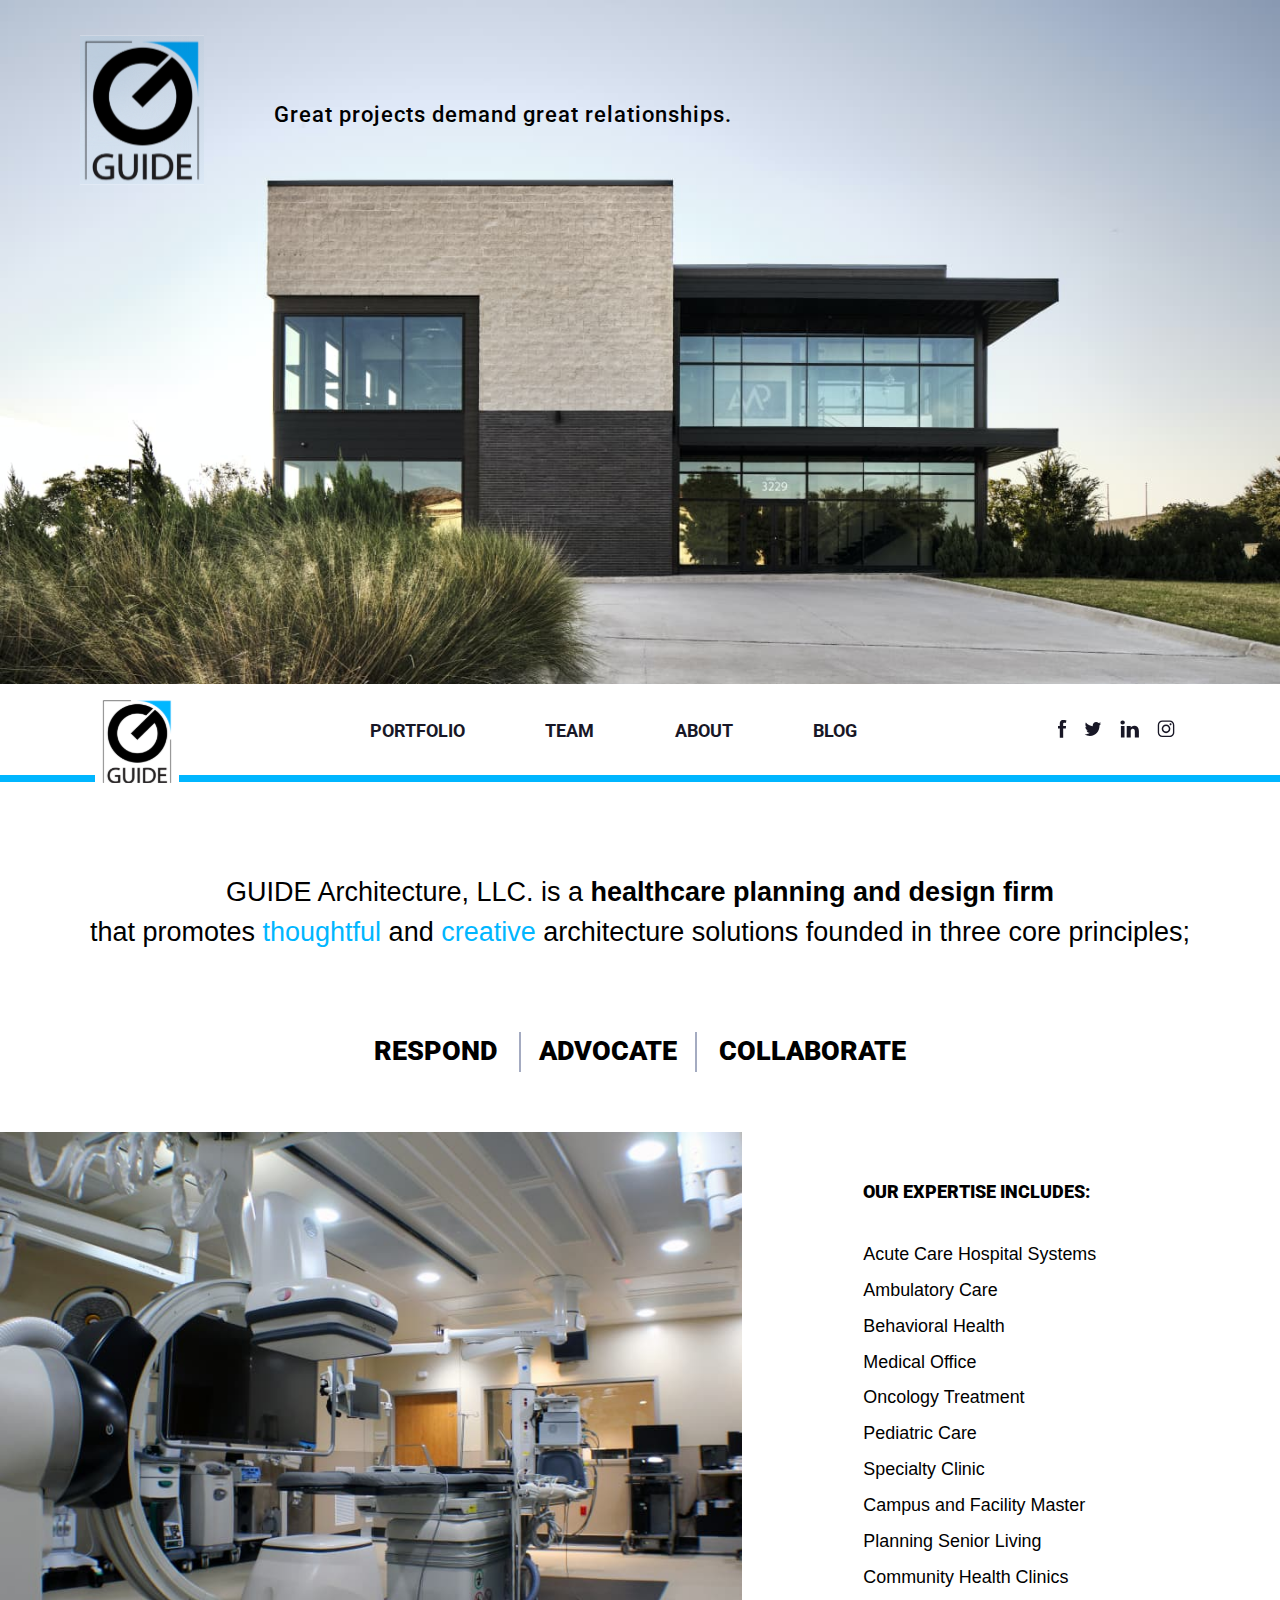
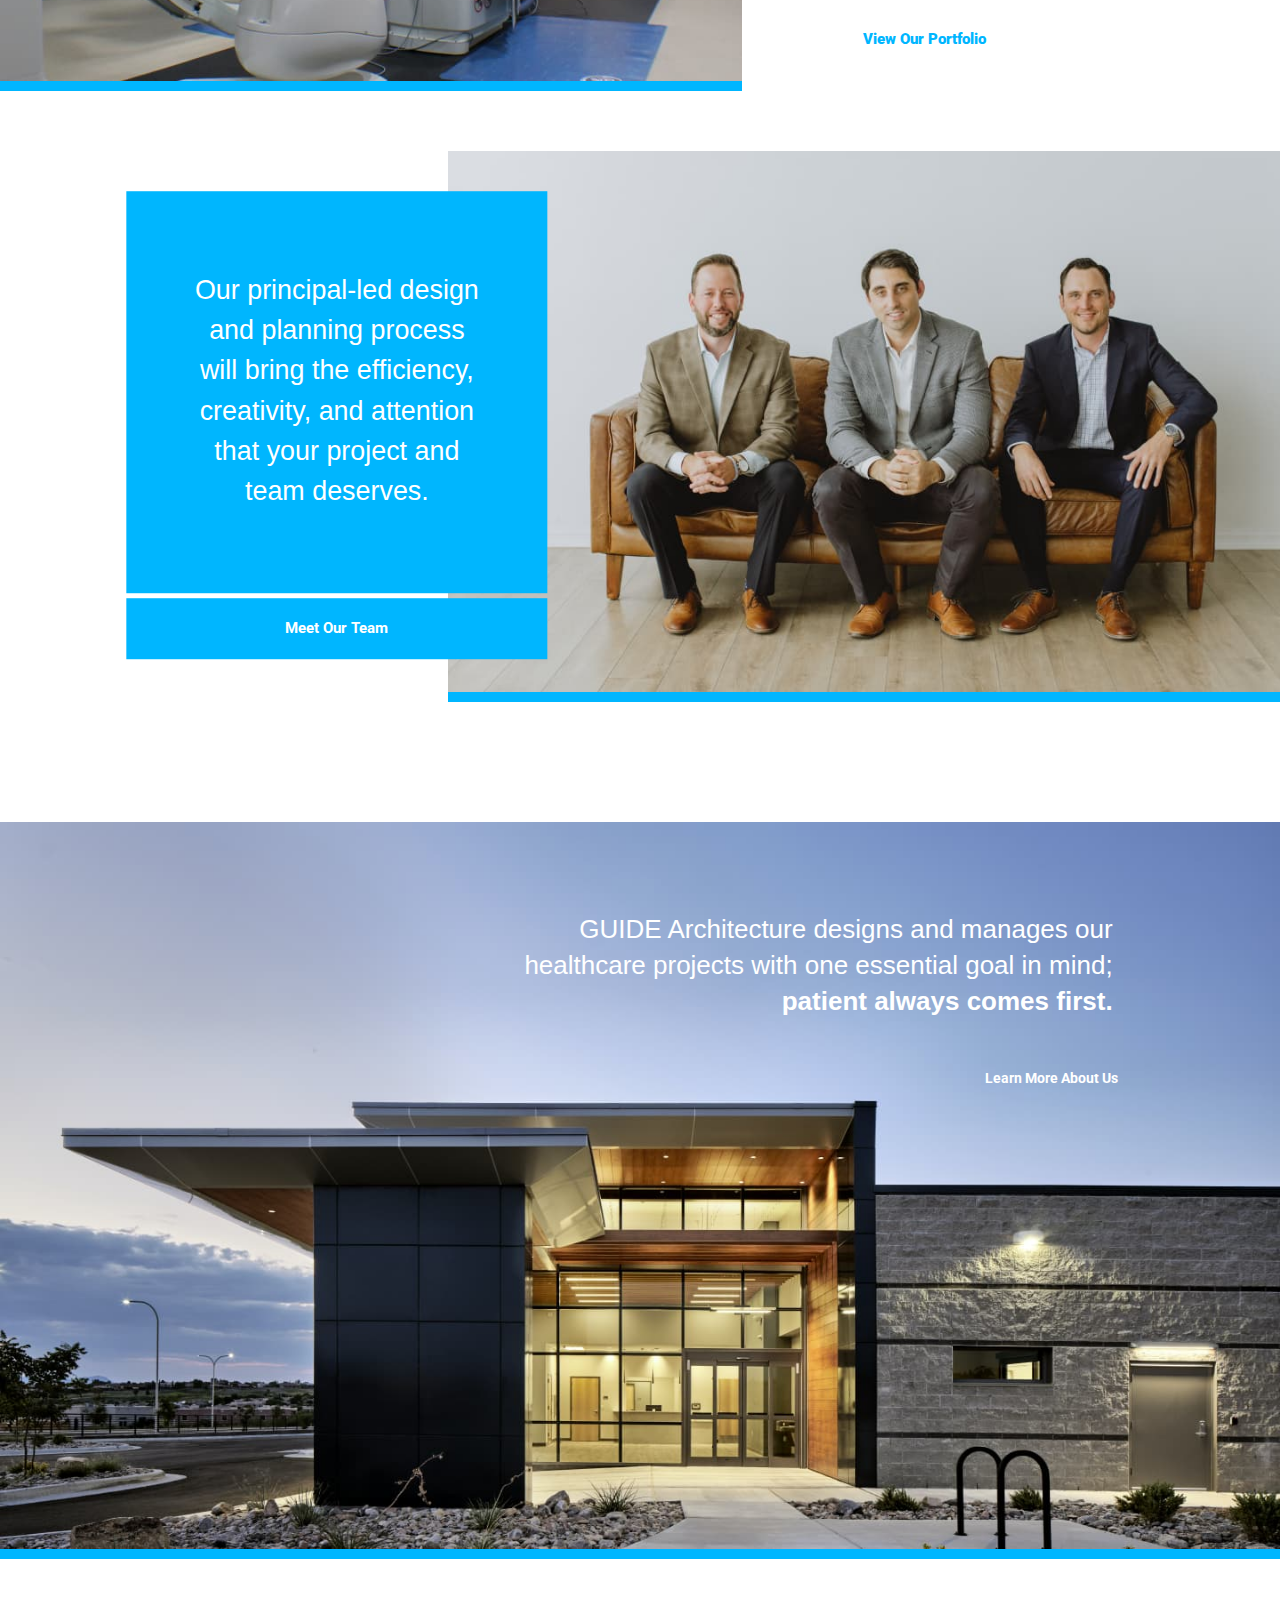
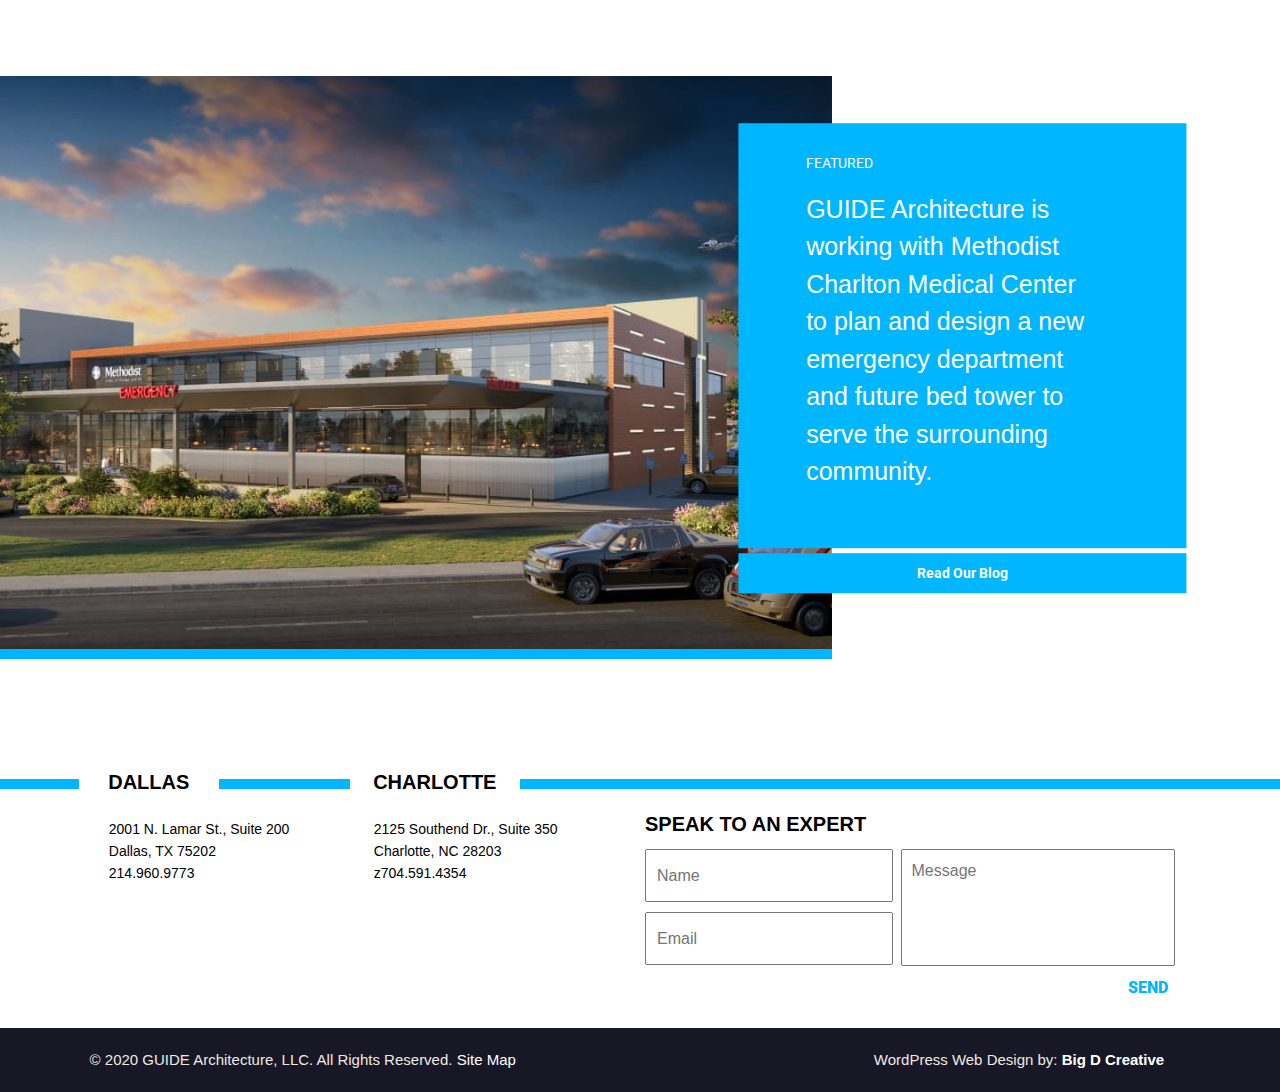
<file: index.html>
<!DOCTYPE html>
<html lang="en">
<head>
    <link rel="stylesheet" href="css/normalize.css" type="text/css">
    <link rel="stylesheet" href="css/home_page.css" type="text/css">
    <link href="https://fonts.googleapis.com/css2?family=Roboto:ital,wght@0,400;0,500;0,700;1,900&display=swap" rel="stylesheet">
    <meta charset="UTF-8">
    <meta name="viewport" content="width=device-width, initial-scale=1">
    <title>GUIDE Architecture</title>
</head>
<body>
    <header>
        <div class="wrapper">
            <div class="mobile_header">
                <label for="burger_switch"><span class="burger"></span></label>
                <input class="burger_input" type="checkbox" id="burger_switch">
                <img class="main_photo_mobile" src="img/image_mob.jpg" alt="" width="360" height="638">
                <img class="logo_mobile" src="img/logo_mobile.jpg" alt="" width="117" height="140">
                <h2 class="slogan_mobile">Great projects demand great relationships.</h2>
                <div class="mobile_menu_wrap">
                    <ul class="mobile_menu">
                        <li class="x_button">
                            <svg aria-hidden="true" focusable="false" width="20" height="20">
                                <svg id="times" viewBox="0 0 28 28" fill="currentColor">
                                    <path xmlns="http://www.w3.org/2000/svg" style="fill:#ffffff;" d="M0,24l4,4l10-10l10,10l4-4L18,14L28,4l-4-4L14,10L4,0L0,4l10,10L0,24z"/>
                                </svg>
                            </svg>
                        </li>
                        <li><a href="#" target="_self"><img src="img/logo_mobile.jpg" alt="" width="117" height="140"></a></li>
                        <li><a href="portfolio_gallery_v2.html" target="_self">PORTFOLIO</a></li>
                        <li><a href="team.html" target="_self">TEAM</a></li>
                        <li><a href="about.html" target="_self">ABOUT</a></li>
                        <li><a href="blog.html" target="_self">BLOG</a></li>
                    </ul>

                </div>
            </div>
            <div id="logo_pictures">
                <img class="logo_big" src="img/Guide_logo_big.svg" alt="img/Guide_logo_big.svg" title="Logo" width="137" height="164">
                <img class="main_photo" src="img/GUIDE_2020_PHOTOS_FULL.jpg" alt="img/GUIDE_2020_PHOTOS_FULL.jpg" title="House" width="1440" height="769">
                <h1 class="slogan">Great projects demand great relationships.</h1>
            </div>
            <nav id="sticky_menu">
                <div class="nav_logo">
                    <img class="logo_in_nav" src="img/Guide_logo_small.svg" width="74" height="86" alt="img/Guide_logo_small.svg" title="Logo">
                    <ul class="main_menu">
                        <li class="main_menu_li"><a href="portfolio_gallery_v2.html" class="menu_item">PORTFOLIO</a></li>
                        <li class="main_menu_li"><a href="team.html" class="menu_item">TEAM</a></li>
                        <li class="main_menu_li"><a href="about.html" class="menu_item">ABOUT</a></li>
                        <li class="main_menu_li"><a href="blog.html" class="menu_item">BLOG</a></li>
                    </ul>
                    <div class="social">
                        <a class="social_item" href="https://www.facebook.com/GUIDE-Architecture-434142960070371/" target="_blank" rel="noopener"><img src="img/Facebook.svg" alt="img/Facebook.svg" height="18px" width="9px"></a>
                        <a class="social_item" href="https://twitter.com/guidearch" target="_blank" rel="noopener"><img src="img/Twitter.svg" alt="img/Twitter.svg" height="18px" width="18px"></a>
                        <a class="social_item" href="https://www.linkedin.com/company/guide-architecture-llc/" target="_blank" rel="noopener"><img src="img/LinkedIn.svg" alt="img/LinkedIn.svg" height="18px" width="19px"></a>
                        <a class="social_item" href="https://www.instagram.com/guidearchitecture/" target="_blank" rel="noopener"><img src="img/Instagram.svg" alt="img/Instagram.svg" height="18px" width="18px"></a>
                    </div>
                </div>
            </nav>
            <section>
                <div class="content">
                    <h2>GUIDE Architecture, LLC. is a <strong>healthcare planning and design firm</strong> <br>
                        that promotes<span class="blue_text"> thoughtful</span> and <span class="blue_text">creative</span> architecture solutions founded in three core principles;</h2>
                </div>
                <div class="respond_advocate_collaborate">
                    <p>RESPOND</p>
                    <p class="two_vertical_line">ADVOCATE</p>
                    <p>COLLABORATE</p>
                </div>
                <div class="respond_advocate_collaborate_mobile">
                    <p><strong>RESPOND</strong></p>
                    <hr>
                    <p><strong>ADVOCATE</strong></p>
                    <hr>
                    <p><strong>COLLABORATE</strong></p>
                </div>

            </section>
            <section>
                <div class="section2">
                    <img class="section2_img" src="img/x-ray_machine_big.jpg" alt="img/x-ray_machine_big.jpg" title="The x-ray_machine">
                    <div class="section2_text">
                        <h2>Our expertise includes:</h2>
                        <p>Acute Care Hospital Systems<br>Ambulatory Care<br>Behavioral Health<br>Medical Office<br>Oncology Treatment<br>Pediatric Care<br>Specialty Clinic<br>Campus and Facility Master Planning Senior Living<br>Community Health Clinics</p>
                        <a class="blue_text" href="#">View Our Portfolio</a>
                    </div>
                </div>
            </section>
            <section>
                <div class="section3">
                    <div class="section3_text">
                        <div class="text_on_blue">
                            <p class="white_text">
                                Our principal-led design and planning process will bring the efficiency, creativity, and attention that your project and team deserves.
                            </p>
                        </div>
                        <button class="meet_our_team_button" type="button"><a href="#">Meet Our Team</a> </button>
                    </div>
                    <img class="section3_img" src="img/GUIDE_ARCH_group_photo.jpg" alt="img/GUIDE_ARCH_group_photo.jpg" width="935"  height="608" title="Group_photo">
                </div>
            </section>
            <section>
                <div class="photo_with_white_text">
                    <img class="photo_with_out_text" src="img/GUIDE_2020_PHOTO_white_text.jpg" alt="img/GUIDE_2020_PHOTO_white_text.jpg"  title="">
                    <div class="white_text_on_photo">
                        <h2 class="text_on_photo">GUIDE Architecture designs and manages our healthcare projects with one essential goal in mind;
                            <strong> patient always comes first.</strong></h2>
                        <a class="button_in_sky" href="#">Learn More About Us</a>
                    </div>
                </div>
            </section>
            <section>
                <div class="section4">
                    <img class="section4_img" src="img/ga_hp_louvers1.jpg" alt="img/GUIDE_ARCH_group_photo.jpg" width="935"  height="644" title="Emergency trauma services">
                    <div class="section4_text">
                        <div class="section4_text_on_blue">
                            <h2 class="section4_h2">FEATURED</h2>
                            <p class="section4_white_text">
                                GUIDE Architecture is working with Methodist Charlton Medical Center to plan and design a new emergency department and future bed tower to serve the surrounding community.
                            </p>
                        </div>
                        <button class="read_our_blog_button" type="button"><a href="#">Read Our Blog</a></button>
                    </div>
                </div>
            </section>
            <footer>
                <div class="footer">
                        <div class="footer_text">
                            <div class="text1">
                                <h2>DALLAS</h2>
                                <address>2001 N. Lamar St., Suite 200<br>Dallas, TX 75202<br>214.960.9773
                                </address>
                            </div>
                            <div class="text2">
                                <h2>CHARLOTTE</h2>
                                <address>2125 Southend Dr., Suite 350<br>Charlotte, NC 28203<br>z704.591.4354
                                </address>
                            </div>
                        </div>
                        <div class="footer_contact_form">
                            <form action="#" method="post">
                               <h2>SPEAK TO AN EXPERT</h2>
                                <div class="contact_form_form-wrapper">
                                    <div class="contact_form_name_email_fields">
                                        <input type="text" required name="name" id="footer_contact_form_name" placeholder="Name">
                                        <input type="email" required name="email" id="footer_contact_form_email" placeholder="Email">
                                    </div>
                                    <div class="contact_form_message_field">
                                        <textarea id="msg" required placeholder="Message"></textarea>
                                    </div>
                                </div>
                                <div class="contact_form_send_button">
                                    <input type="submit" value="SEND" id="subscribe-form_send">
                                </div>
                            </form>
                        </div>
                    </div>
                    <div class="footer_end">
                        <p>© 2020 GUIDE Architecture, LLC. All Rights Reserved. <a class="footer_white_text" href="#">Site Map</a></p>
                        <p>WordPress Web Design by: <a class="footer_white_text" href="#"><strong>Big D Creative</strong></a></p>
                    </div>
            </footer>
        </div>
    </header>
</body>
</html>
</file>
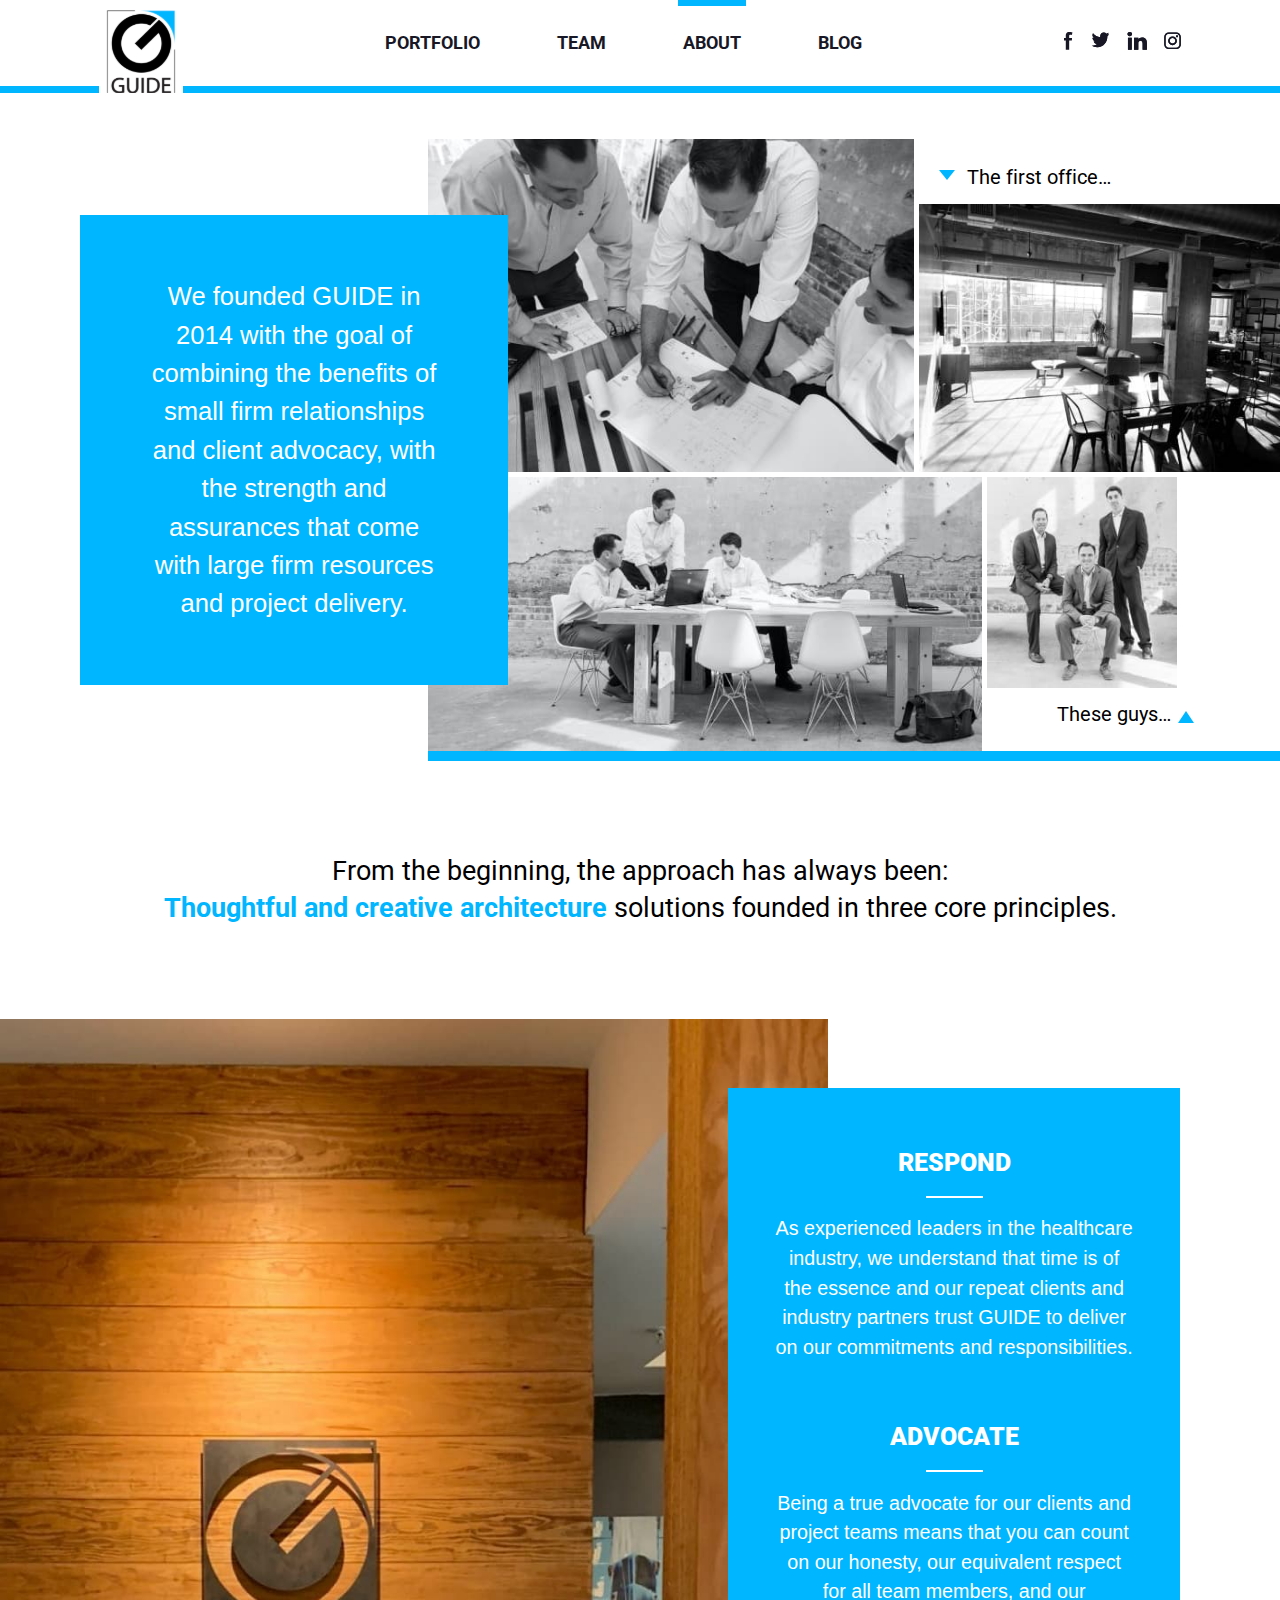
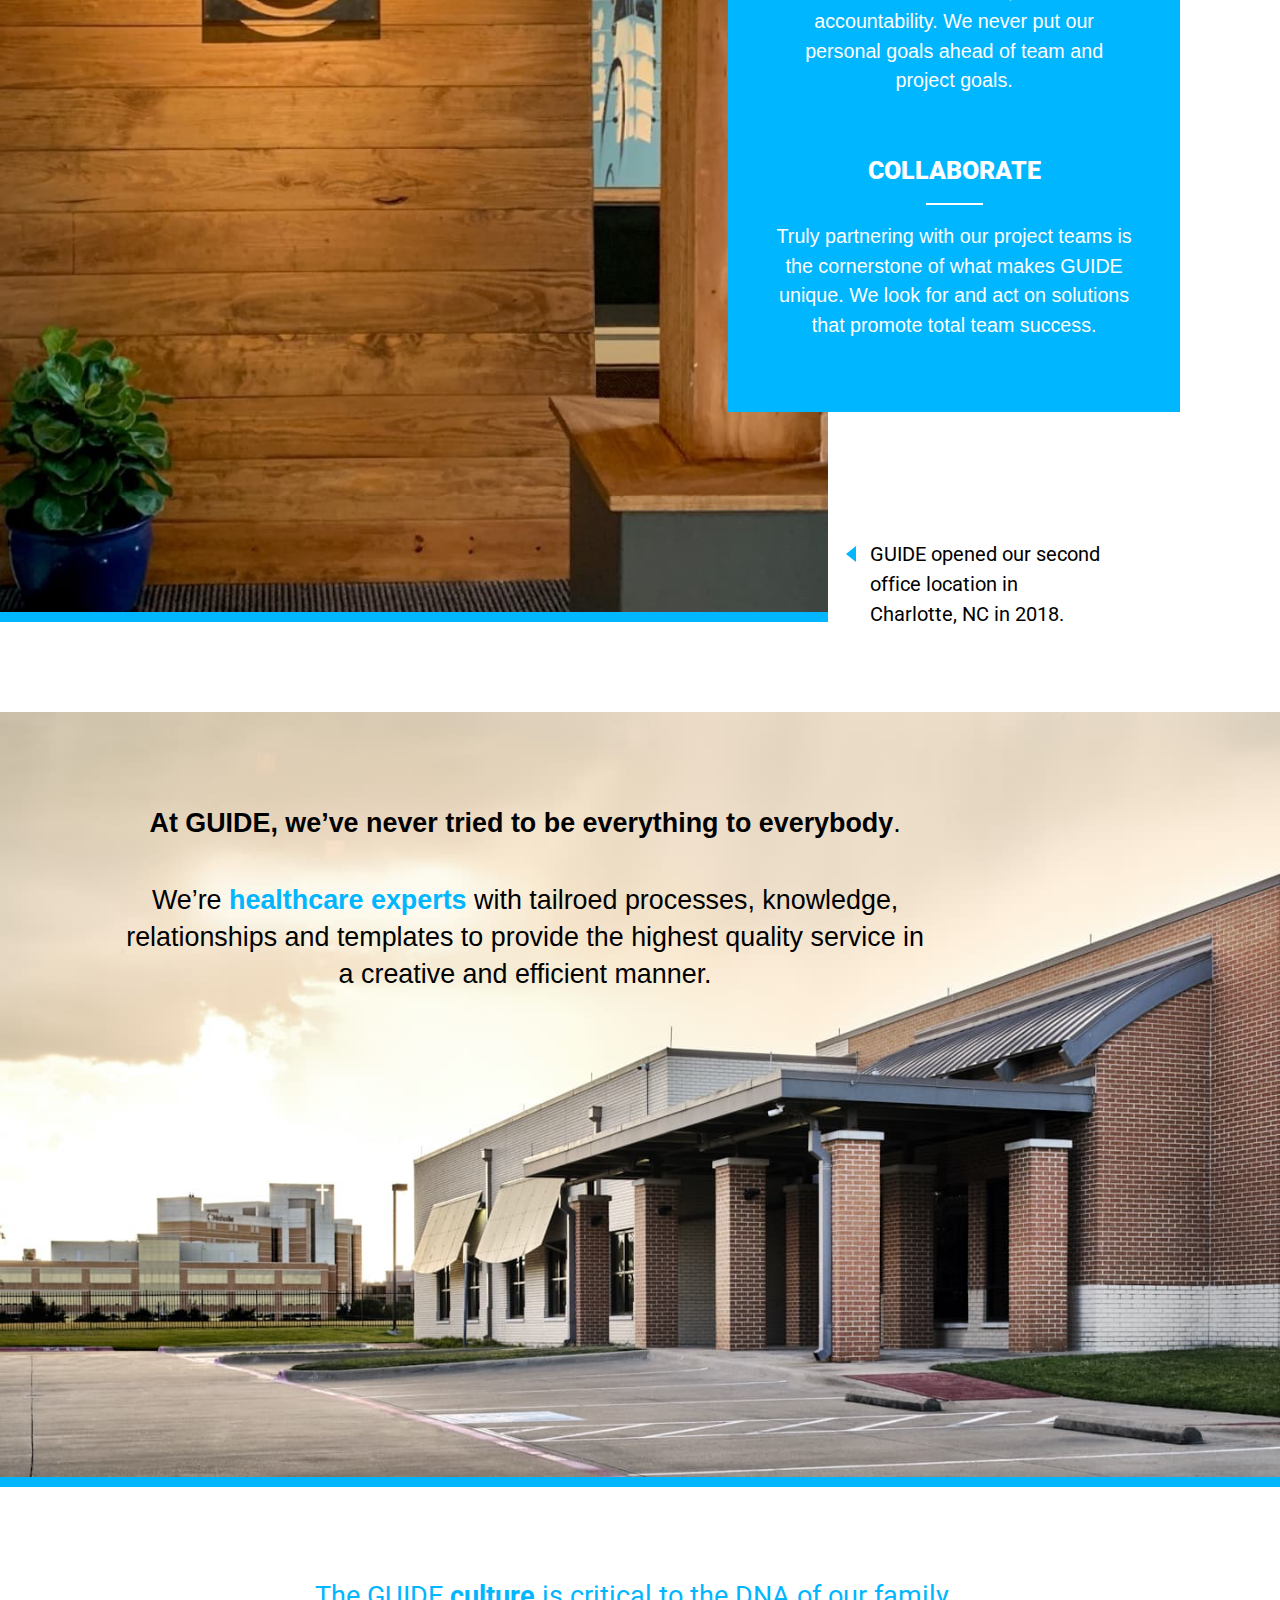
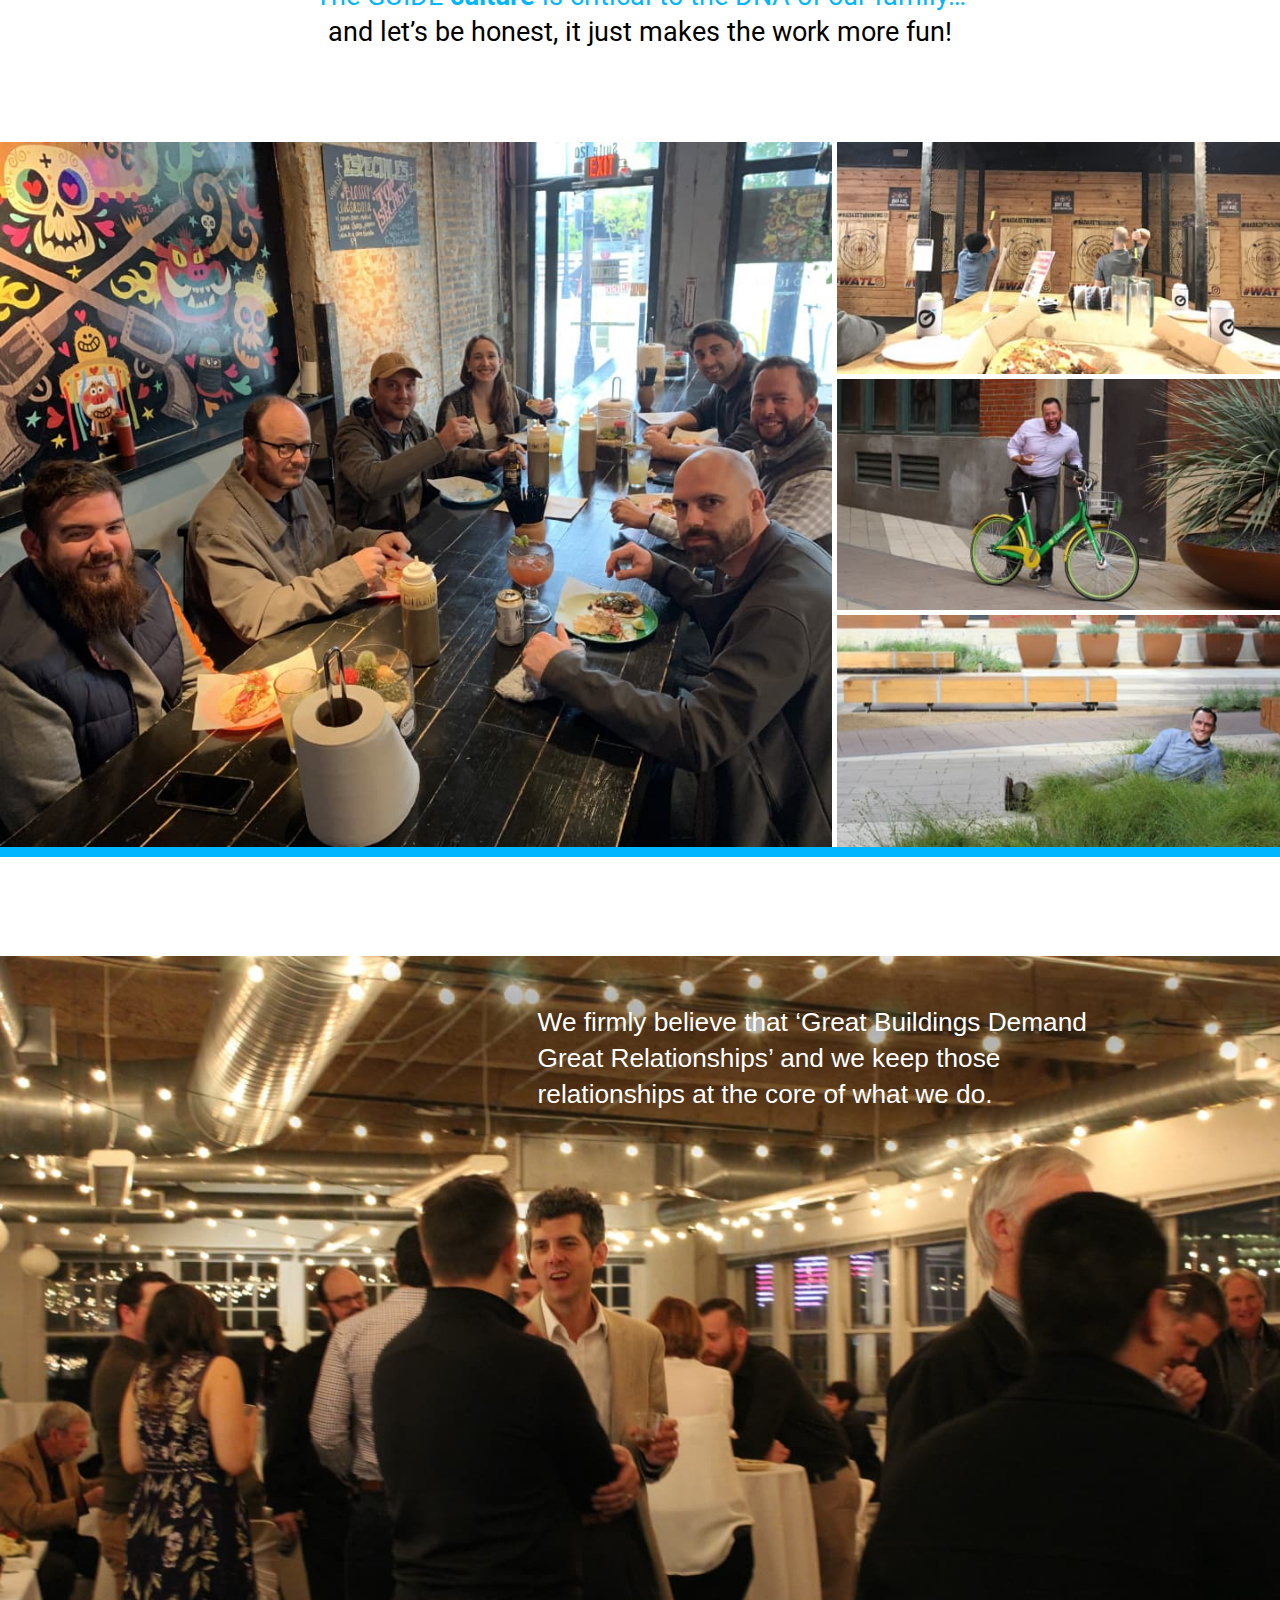
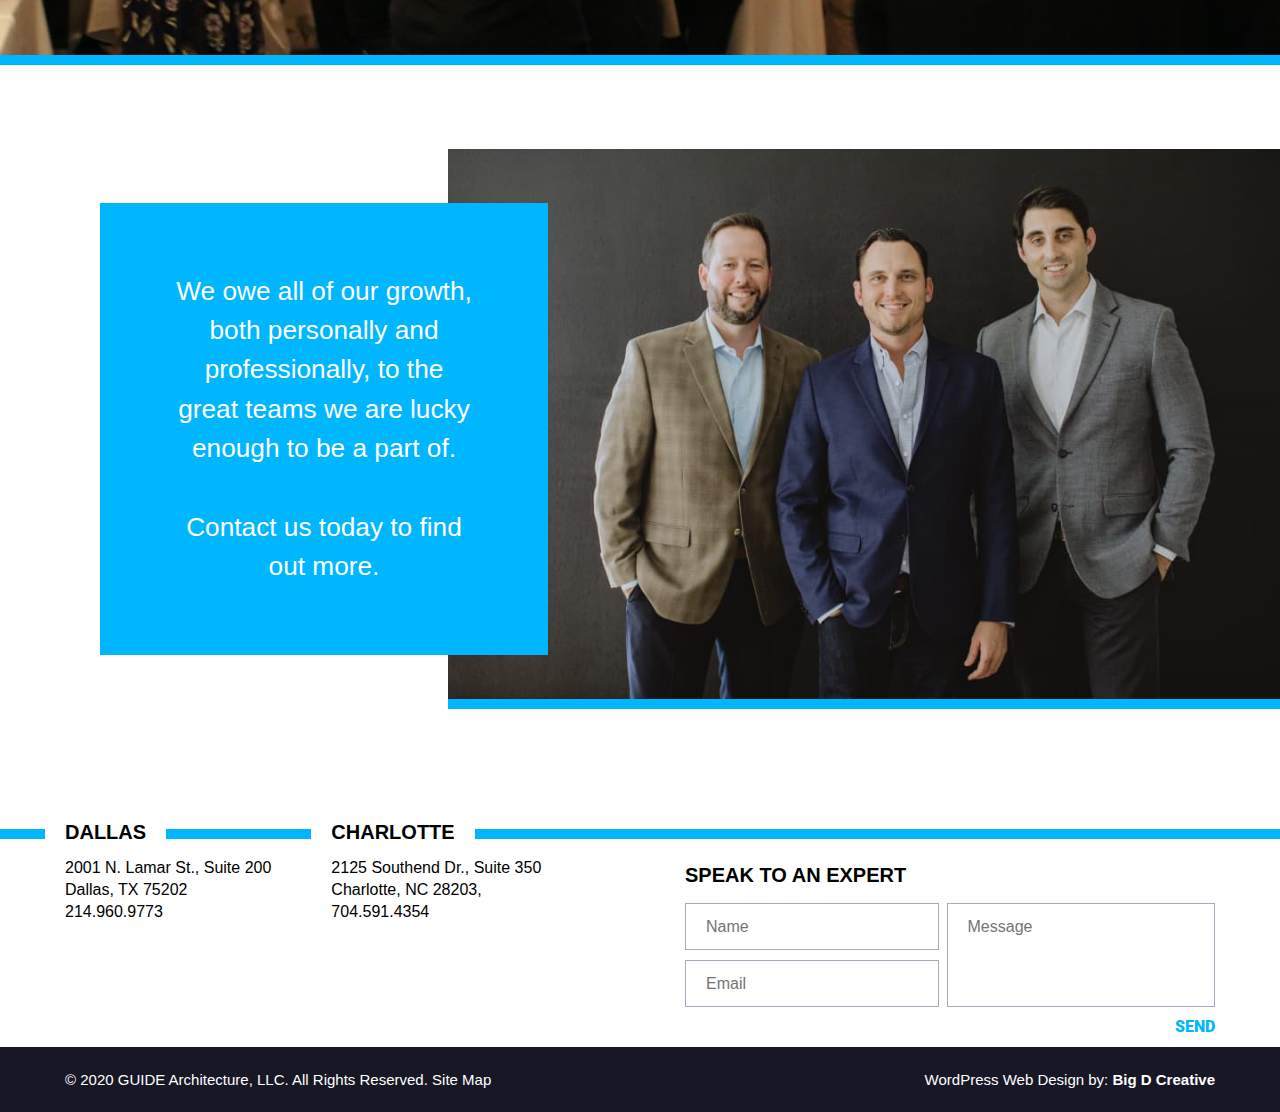
<file: about.html>
<!DOCTYPE html>
<html lang="en">
<head>
    <link rel="stylesheet" href="css/normalize.min.css">
    <link rel="stylesheet" href="css/reset.min.css">
    <link rel="stylesheet" href="css/about.css">
    <link href="https://fonts.googleapis.com/css2?family=Roboto:ital,wght@0,400;0,500;0,700;1,900&display=swap" rel="stylesheet">
    <meta charset="UTF-8">
    <meta name="viewport" content="width=device-width, initial-scale=1">
    <meta charset="UTF-8">
    <title>About-Guide</title>
</head>
  <body>
    <div class="wrapper">
      <nav>
        <div class="logo_nav">
          <a href="index.html" target="_self"><img class="logo_small" src="img/Guide_logo_small.svg" alt="img/Guide_logo_small.svg" title=""></a>
          <ul class="menu">
            <li><a href="portfolio_gallery_v2.html" target="_self">PORTFOLIO</a></li>
            <li><a href="team.html" target="_self">TEAM</a></li>
            <li class="active"><span aria-current="page" class="current_page">ABOUT</span></li>
            <li><a href="blog.html" target="_self">BLOG</a></li>
          </ul>
          <div class="socials">
            <a class="socials_item" href="https://www.facebook.com/GUIDE-Architecture-434142960070371/" target="_blank" rel="noopener">
              <svg aria-hidden="true" focusable="false" width="9" height="18">
                <use xlink:href="#facebook">
                  <svg id="facebook" viewBox="0 0 9 18" fill="currentColor">
                    <path fill-rule="evenodd" clip-rule="evenodd" d="M0 5.90347h1.80037v-1.7936c0-.79133.01944-2.01086.57931-2.7665C2.97024.543644 3.77985 0 5.17388 0 7.44404 0 8.4.331644 8.4.331644L7.95068 3.06561s-.75024-.22145-1.45033-.22145c-.70008 0-1.32647.25713-1.32647.97394v2.08537h2.86994l-.20061 2.66995H5.17388V17.85H1.80037V8.57342H0V5.90347z" fill="currentColor"></path>
                  </svg>
                </use>
              </svg>
            </a>
            <a class="socials_item" href="https://twitter.com/guidearch" target="_blank" rel="noopener">
              <svg aria-hidden="true" focusable="false" width="19" height="16">
                <use xlink:href="#twitter"></use>
                <svg id="twitter" viewBox="0 0 19 16" fill="currentColor">
                  <path fill-rule="evenodd" clip-rule="evenodd" d="M16.059 2.89919c.7342-.45867 1.2975-1.18598 1.563-2.052368-.6875.424698-1.4471.733668-2.2586.899308-.6467-.72093-1.5711-1.171118-2.5941-1.171118-1.9616 0-3.55307 1.661648-3.55307 3.710838 0 .29092.0305.57334.09152.84515-2.95411-.15501-5.57264-1.63085-7.3268-3.87859-.30609.54999-.48099 1.18811-.48099 1.86763 0 1.28685.62743 2.42292 1.58128 3.08864-.58167-.01804-1.1308-.18686-1.61078-.46292v.04566c0 1.79861 1.22537 3.29887 2.85242 3.63863-.29795.08706-.61217.1306-.93657.1306-.2288 0-.45252-.0223-.66912-.06583.45252 1.47368 1.76433 2.54718 3.32019 2.57578-1.21621.996-2.74971 1.5895-4.41438 1.5895-.28677 0-.57048-.017-.848098-.051C2.34805 14.6603 4.21712 15.275 6.22348 15.275c6.53872 0 10.11312-5.65383 10.11312-10.55808 0-.16139-.0031-.32277-.0092-.48098.6946-.52344 1.2976-1.17642 1.7725-1.92071-.6366.29517-1.322.49478-2.0409.58396z" fill="currentColor"></path>
                </svg>
              </svg>
            </a>
            <a class="socials_item" href="https://www.linkedin.com/company/guide-architecture-llc/" target="_blank" rel="noopener">
              <svg aria-hidden="true" focusable="false" width="20" height="18">
                <use xlink:href="#linkedin"></use>
                <svg id="linkedin" viewBox="0 0 20 18" fill="currentColor">
                  <path fill-rule="evenodd" clip-rule="evenodd" d="M19.9001 17.85h-4.2932v-6.275c0-1.64246-.6716-2.76373-2.1483-2.76373-1.1295 0-1.7577.75666-2.0501 1.48593-.1096.2617-.0925.6263-.0925.9909V17.85H7.06279s.05482-11.11553 0-12.12593H11.316v1.90307c.2513-.83209 1.6104-2.01965 3.7792-2.01965 2.6909 0 4.8049 1.74419 4.8049 5.50001V17.85zM2.7616 4.20733h-.02741c-1.37053 0-2.259092-.92696-2.259092-2.10195C.475098.90753 1.38993 0 2.78787 0c1.3968 0 2.25567.905244 2.28308 2.10195 0 1.17499-.88628 2.10538-2.30935 2.10538zM.965063 17.85H4.75116V5.72407H.965063V17.85z" fill="currentColor"></path>
                </svg>
              </svg>
            </a>
            <a class="socials_item" href="https://www.instagram.com/guidearchitecture/" target="_blank" rel="noopener">
              <svg aria-hidden="true" focusable="false" width="17" height="18">
                <use xlink:href="#instagram"></use>
                <svg id="instagram" viewBox="0 0 17 18" fill="currentColor">
                  <path fill-rule="evenodd" clip-rule="evenodd" d="M15.4546 12.468c0 1.7876-1.4491 3.2367-3.2363 3.2367H4.84593c-1.78723 0-3.23632-1.4491-3.23632-3.2367V5.09602c0-1.78759 1.44909-3.23632 3.23632-3.23632h7.37237c1.7872 0 3.2363 1.44873 3.2363 3.23632V12.468zM12.2369.524994H4.82734C2.31342.524994.274902 2.56316.274902 5.07744V12.487c0 2.5142 2.038518 4.552 4.552438 4.552h7.40956c2.5139 0 4.5524-2.0378 4.5524-4.552V5.07744c0-2.51428-2.0385-4.552446-4.5524-4.552446zM8.53192 11.6205c-1.56776 0-2.83812-1.2704-2.83812-2.83813 0-1.56776 1.27036-2.83884 2.83812-2.83884 1.56808 0 2.83848 1.27108 2.83848 2.83884 0 1.56773-1.2704 2.83813-2.83848 2.83813zm0-7.1904c-2.40347 0-4.35191 1.94844-4.35191 4.35227 0 2.40343 1.94844 4.35193 4.35191 4.35193 2.40388 0 4.35228-1.9485 4.35228-4.35193 0-2.40383-1.9484-4.35227-4.35228-4.35227zm4.50028.83142c.539 0 .9758-.4368.9758-.97583 0-.53939-.4368-.97654-.9758-.97654-.5394 0-.9766.43715-.9766.97654 0 .53903.4372.97583.9766.97583z" fill="currentColor"></path>
                </svg>
              </svg>
            </a>
          </div>
        </div>
      </nav>
      <section>
          <div class="section_1">
              <div class="text_on_cyan">
                <p class="white_text_on_cyan">We founded GUIDE in 2014 with the goal of combining the benefits of small firm relationships and client advocacy, with the strength and assurances that come with large firm resources and project delivery.</p>
              </div>
              <div class="collage_wrap">
                <div class="collage_1">
                  <img class="bw_1" src="img/bw_collage_1.jpg" alt="Three men standing at the table and reading the drawings on the table" width="530" height="364">
                  <figure class="photo_with_caption">
                    <figcaption>The first office…</figcaption>
                    <img class="bw_2" src="img/bw_collage_2.jpg" alt="The first office…" width="400" height="297">
                  </figure>
                </div>
                <div class="collage_2">
                  <img class="bw_3" src="img/bw_collage_3.jpg" alt="Three men work with papers at the table" width="589" height="291">
                  <figure class="photo_with_caption2">
                    <img class="bw_4" src="img/bw_collage_4.jpg" alt="Founders of Guide Architecture" width="206" height="228">
                    <figcaption>These guys…</figcaption>
                  </figure>
                </div>
              </div>
          </div>
      </section>
      <section>
        <h2 class="beginning">From the beginning, the approach has always been:<br>
          <span class="cyan_text"><strong>Thoughtful and creative architecture</strong></span> solutions founded in three core principles.</h2>
        <div class="section_2">
          <figure class="wooden_wall">
            <img src="img/charlotte_office.jpg" alt="Company logo on the wooden wall in the Charlotte office" width="935" height="1347">
            <figcaption>GUIDE opened our second<br>
              office location in<br>
              Charlotte, NC in 2018.</figcaption>
          </figure>
          <div class="text_on_cyan_2">
            <h3>RESPOND</h3>
             <hr>
                <p>As experienced leaders in the healthcare industry, we understand that time is of the essence and our repeat clients and industry partners trust GUIDE to deliver on our commitments and responsibilities.</p>
            <h3>ADVOCATE</h3>
             <hr>
                <p>Being a true advocate for our clients and project teams means that you can count on our honesty, our equivalent respect for all team members, and our accountability. We never put our personal goals ahead of team and project goals.</p>
            <h3>COLLABORATE</h3>
              <hr>
                <p>Truly partnering with our project teams is the cornerstone of what makes GUIDE unique. We look for and act on solutions that promote total team success.</p>
          </div>
        </div>
      </section>
      <section>
        <div class="section_3">
          <img src="img/MCMC.jpg" alt="Building next to the hospital" width="1440" height="861">
            <div class="text_section_3">
              <h2><strong>At GUIDE, we’ve never tried to be everything to everybody</strong>.</h2>
              <p> We’re <span class="cyan_text"><strong> healthcare experts</strong></span> with tailroed processes, knowledge, relationships and templates to provide the highest quality service in a creative and efficient manner.</p>
            </div>
        </div>
      </section>
      <section>
          <div class="section_4_text">
            <h2><span class="cyan_text"> The GUIDE <strong>culture</strong> is critical to the DNA of our family…</span></h2>
            <p>and let’s be honest, it just makes the work more fun!</p>
          </div>
          <div class="collage_2">
            <img class="tacos" src="img/tacos.jpg" alt="Employees eat tacos in the restaurant" width="935" height="791">
            <div class="three_photo">
              <img src="img/axe_throwing.jpg" alt="Axe throwing" width="500" height="262">
              <img src="img/mark_bike.jpg" alt="Mark bike" width="500" height="261">
              <img src="img/img_2249.jpg" alt="A man lies on the lawn" width="500" height="262">
            </div>
          </div>
      </section>
      <section>
        <div class="section_5">
          <img src="img/holiday_party_2016.jpg" alt="Holiday party 2016" width="1440" height="786">
          <div class="section_5_text">
            <p>We firmly believe that ‘Great Buildings Demand Great Relationships’ and we keep those relationships at the core of what we do.</p>
          </div>
        </div>
      </section>
      <section>
        <div class="section_6">
          <div class="section_6_text">
            <p>We owe all of our growth, both personally and professionally, to the great teams we are lucky enough to be a part of.<br><br>Contact us today to find out more.</p>
          </div>
          <img src="img/GUIDE_ARCH158.jpg" alt="" width="935" height="618">
        </div>
      </section>
      <footer>
        <div class="footer_wrap">
          <div class="footer_text">
            <div class="text_1">
              <h2 class="text">DALLAS</h2>
              <address class="text">2001 N. Lamar St., Suite 200<br>
                Dallas, TX 75202<br>
                214.960.9773</address>
            </div>
            <div class="text_2">
              <h2 class="text">CHARLOTTE</h2>
              <address class="text">2125 Southend Dr., Suite 350<br>
                Charlotte, NC 28203,<br>
                704.591.4354</address>
            </div>
          </div>
          <div class="footer_contact_form">
            <h2>SPEAK TO AN EXPERT</h2>
            <form action="/" method="post">
              <div class="form_wrap">
                <div class="text_email">
                  <input class="text" type="text" required placeholder="Name">
                  <input class="text" type="email" required placeholder="Email">
                </div>
                <textarea class="message text" required placeholder="Message"></textarea>
              </div>
              <input class="send_button" type="submit" value="SEND">
            </form>
          </div>
        </div>
        <div class="footer_end">
          <p class="footer_end_text1 text1">© 2020 GUIDE Architecture, LLC. All Rights Reserved. <a href="">Site Map</a></p>
          <p class="footer_end_text2 text1">WordPress Web Design by: <a href="https://www.bigdcreative.com/" target="_blank" rel="noopener"><strong>Big D Creative</strong></a></p>
        </div>
      </footer>
    </div>
  </body>
</html>
</file>
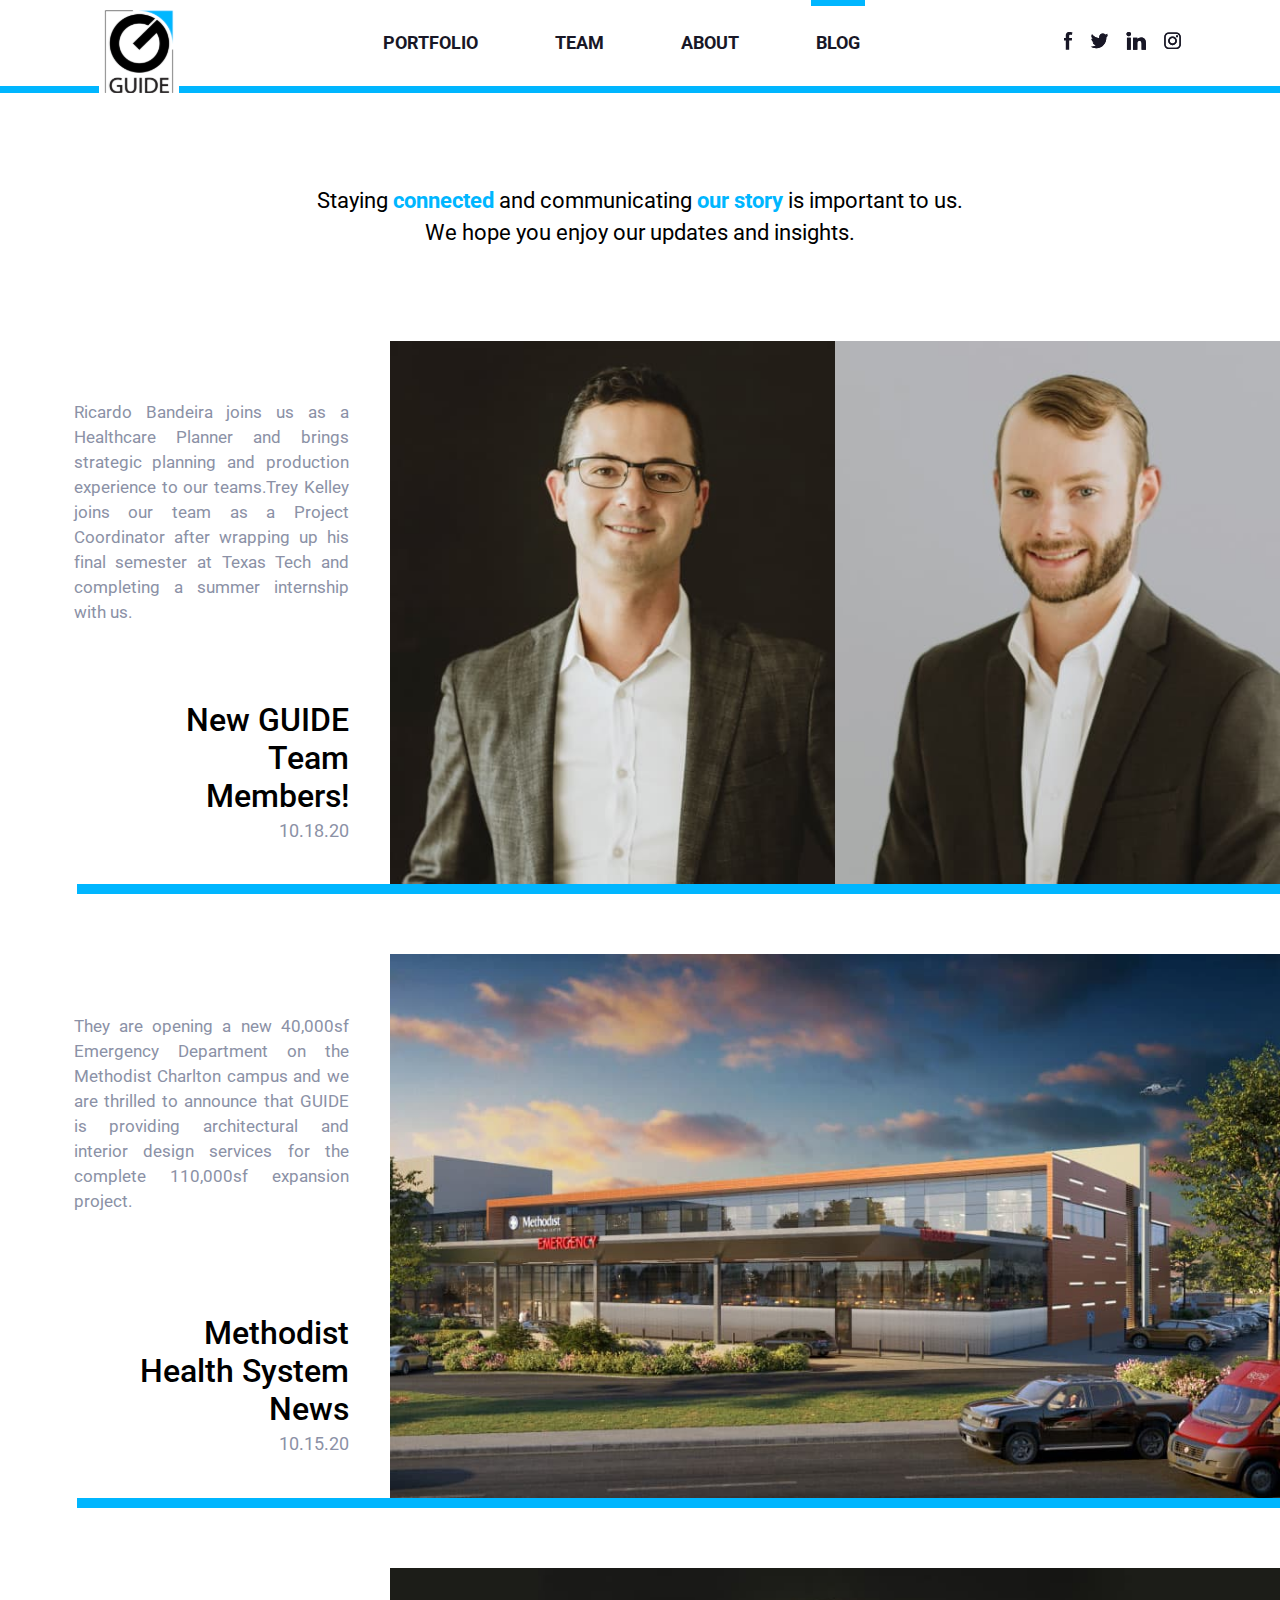
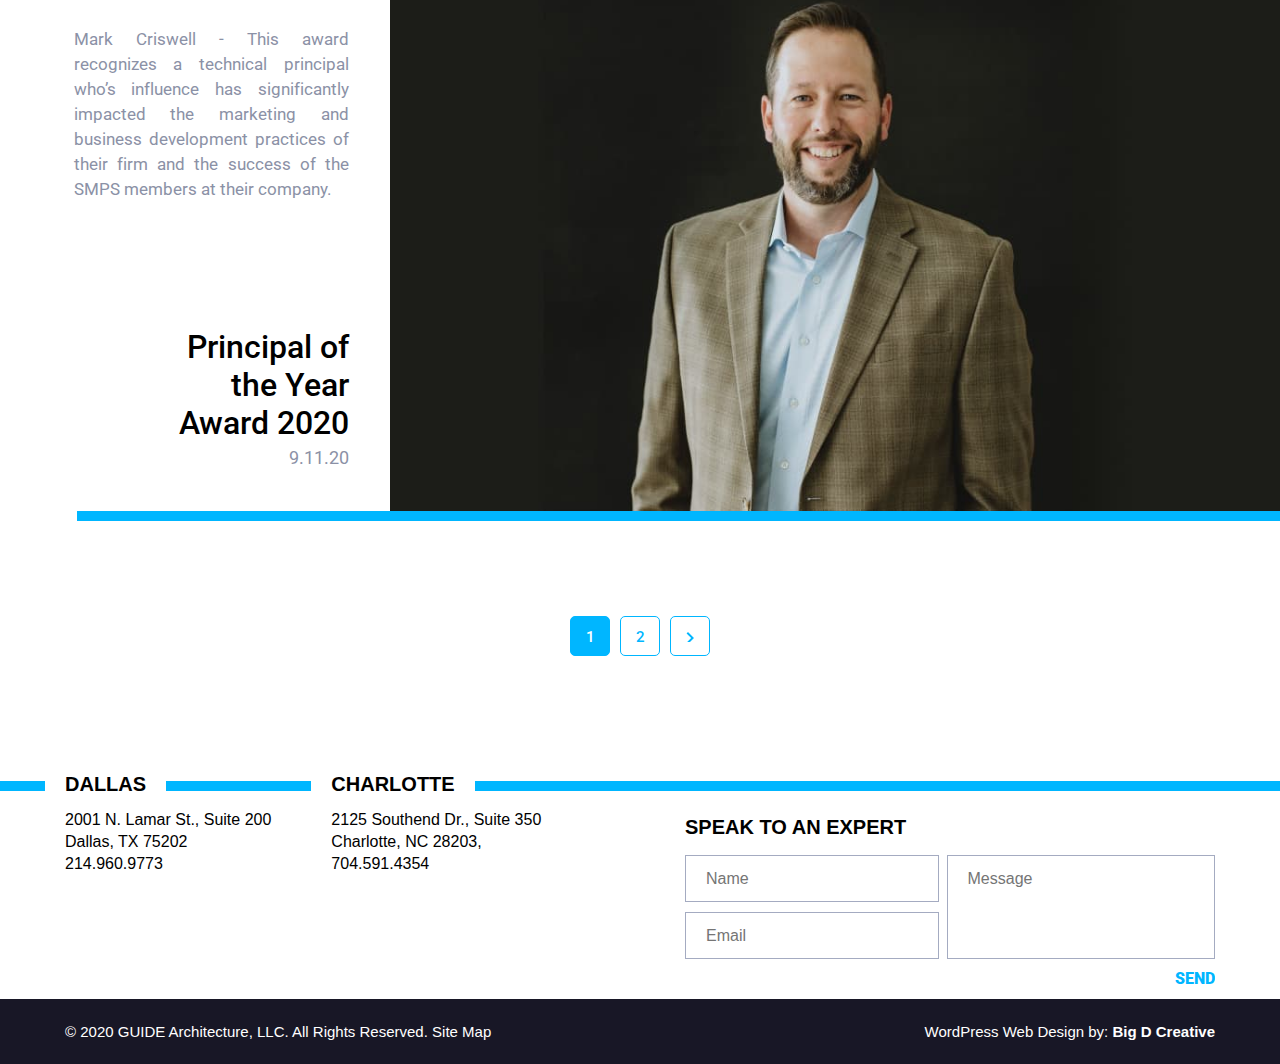
<file: blog.html>
<!DOCTYPE html>
<html lang="en">
<head>
    <link rel="stylesheet" href="css/normalize.min.css">
    <link rel="stylesheet" href="css/reset.min.css">
    <link rel="stylesheet" href="css/blog.css">
    <link href="https://fonts.googleapis.com/css2?family=Roboto:ital,wght@0,400;0,500;0,700;1,900&display=swap" rel="stylesheet">
    <meta charset="UTF-8">
    <meta name="viewport" content="width=device-width, initial-scale=1">
    <meta charset="UTF-8">
    <title>About-Guide</title>
</head>
        <body>
            <div class="wrapper">
                <nav>
                    <div class="logo_nav">
                        <a href="index.html" target="_self"><img class="logo_small" src="img/Guide_logo_small.svg" alt="img/Guide_logo_small.svg" title=""></a>
                        <ul class="menu">
                            <li><a href="portfolio_gallery_v2.html" target="_self">PORTFOLIO</a></li>
                            <li><a href="team.html" target="_self">TEAM</a></li>
                            <li><a href="about.html" target="_self">ABOUT</a></li>
                            <li class="active"><span aria-current="page" class="current_page">BLOG</span></li>
                        </ul>
                        <div class="socials">
                            <a class="socials_item" href="https://www.facebook.com/GUIDE-Architecture-434142960070371/" target="_blank" rel="noopener">
                                <svg aria-hidden="true" focusable="false" width="9" height="18">
                                    <use xlink:href="#facebook">
                                        <svg id="facebook" viewBox="0 0 9 18" fill="currentColor">
                                            <path fill-rule="evenodd" clip-rule="evenodd" d="M0 5.90347h1.80037v-1.7936c0-.79133.01944-2.01086.57931-2.7665C2.97024.543644 3.77985 0 5.17388 0 7.44404 0 8.4.331644 8.4.331644L7.95068 3.06561s-.75024-.22145-1.45033-.22145c-.70008 0-1.32647.25713-1.32647.97394v2.08537h2.86994l-.20061 2.66995H5.17388V17.85H1.80037V8.57342H0V5.90347z" fill="currentColor"></path>
                                        </svg>
                                    </use>
                                </svg>
                            </a>
                            <a class="socials_item" href="https://twitter.com/guidearch" target="_blank" rel="noopener">
                                <svg aria-hidden="true" focusable="false" width="19" height="16">
                                    <use xlink:href="#twitter"></use>
                                    <svg id="twitter" viewBox="0 0 19 16" fill="currentColor">
                                        <path fill-rule="evenodd" clip-rule="evenodd" d="M16.059 2.89919c.7342-.45867 1.2975-1.18598 1.563-2.052368-.6875.424698-1.4471.733668-2.2586.899308-.6467-.72093-1.5711-1.171118-2.5941-1.171118-1.9616 0-3.55307 1.661648-3.55307 3.710838 0 .29092.0305.57334.09152.84515-2.95411-.15501-5.57264-1.63085-7.3268-3.87859-.30609.54999-.48099 1.18811-.48099 1.86763 0 1.28685.62743 2.42292 1.58128 3.08864-.58167-.01804-1.1308-.18686-1.61078-.46292v.04566c0 1.79861 1.22537 3.29887 2.85242 3.63863-.29795.08706-.61217.1306-.93657.1306-.2288 0-.45252-.0223-.66912-.06583.45252 1.47368 1.76433 2.54718 3.32019 2.57578-1.21621.996-2.74971 1.5895-4.41438 1.5895-.28677 0-.57048-.017-.848098-.051C2.34805 14.6603 4.21712 15.275 6.22348 15.275c6.53872 0 10.11312-5.65383 10.11312-10.55808 0-.16139-.0031-.32277-.0092-.48098.6946-.52344 1.2976-1.17642 1.7725-1.92071-.6366.29517-1.322.49478-2.0409.58396z" fill="currentColor"></path>
                                    </svg>
                                </svg>
                            </a>
                            <a class="socials_item" href="https://www.linkedin.com/company/guide-architecture-llc/" target="_blank" rel="noopener">
                                <svg aria-hidden="true" focusable="false" width="20" height="18">
                                    <use xlink:href="#linkedin"></use>
                                    <svg id="linkedin" viewBox="0 0 20 18" fill="currentColor">
                                        <path fill-rule="evenodd" clip-rule="evenodd" d="M19.9001 17.85h-4.2932v-6.275c0-1.64246-.6716-2.76373-2.1483-2.76373-1.1295 0-1.7577.75666-2.0501 1.48593-.1096.2617-.0925.6263-.0925.9909V17.85H7.06279s.05482-11.11553 0-12.12593H11.316v1.90307c.2513-.83209 1.6104-2.01965 3.7792-2.01965 2.6909 0 4.8049 1.74419 4.8049 5.50001V17.85zM2.7616 4.20733h-.02741c-1.37053 0-2.259092-.92696-2.259092-2.10195C.475098.90753 1.38993 0 2.78787 0c1.3968 0 2.25567.905244 2.28308 2.10195 0 1.17499-.88628 2.10538-2.30935 2.10538zM.965063 17.85H4.75116V5.72407H.965063V17.85z" fill="currentColor"></path>
                                    </svg>
                                </svg>
                            </a>
                            <a class="socials_item" href="https://www.instagram.com/guidearchitecture/" target="_blank" rel="noopener">
                                <svg aria-hidden="true" focusable="false" width="17" height="18">
                                    <use xlink:href="#instagram"></use>
                                    <svg id="instagram" viewBox="0 0 17 18" fill="currentColor">
                                        <path fill-rule="evenodd" clip-rule="evenodd" d="M15.4546 12.468c0 1.7876-1.4491 3.2367-3.2363 3.2367H4.84593c-1.78723 0-3.23632-1.4491-3.23632-3.2367V5.09602c0-1.78759 1.44909-3.23632 3.23632-3.23632h7.37237c1.7872 0 3.2363 1.44873 3.2363 3.23632V12.468zM12.2369.524994H4.82734C2.31342.524994.274902 2.56316.274902 5.07744V12.487c0 2.5142 2.038518 4.552 4.552438 4.552h7.40956c2.5139 0 4.5524-2.0378 4.5524-4.552V5.07744c0-2.51428-2.0385-4.552446-4.5524-4.552446zM8.53192 11.6205c-1.56776 0-2.83812-1.2704-2.83812-2.83813 0-1.56776 1.27036-2.83884 2.83812-2.83884 1.56808 0 2.83848 1.27108 2.83848 2.83884 0 1.56773-1.2704 2.83813-2.83848 2.83813zm0-7.1904c-2.40347 0-4.35191 1.94844-4.35191 4.35227 0 2.40343 1.94844 4.35193 4.35191 4.35193 2.40388 0 4.35228-1.9485 4.35228-4.35193 0-2.40383-1.9484-4.35227-4.35228-4.35227zm4.50028.83142c.539 0 .9758-.4368.9758-.97583 0-.53939-.4368-.97654-.9758-.97654-.5394 0-.9766.43715-.9766.97654 0 .53903.4372.97583.9766.97583z" fill="currentColor"></path>
                                    </svg>
                                </svg>
                            </a>
                        </div>
                    </div>
                </nav>
                <section>
                    <h1 class="first">Staying <span class="cyan_text"><strong> connected</strong></span> and communicating<span class="cyan_text"><strong> our story</strong></span> is important to us.<br> We hope you enjoy our updates and insights.</h1>
                    <div class="section_1 blog_wrap">
                        <div class="blog_post">
                            <div class="blog_text">
                                <div class="blog_info">
                                    <h2>New GUIDE<br> Team<br> Members!</h2>
                                    <time pubdate datetime="2020-10-18">10.18.20</time>
                                </div>
                                <p>Ricardo Bandeira joins us as a Healthcare Planner and brings strategic planning and production experience to our teams.Trey Kelley joins our team as a Project Coordinator after wrapping up his final semester at Texas Tech and completing a summer internship with us.</p>
                            </div>
                            <div class="blog_media">
                                <img src="img/blog_post_1_photo.jpg" alt="" width="960" height="586">
                                <div class="blog_socials">
                                    <div class="socials blog_social_shift">
                                        <a class="socials_item" href="https://www.facebook.com/GUIDE-Architecture-434142960070371/" target="_blank" rel="noopener">
                                            <svg aria-hidden="true" focusable="false" width="9" height="18">
                                                <use xlink:href="#facebook"></use>
                                            </svg>
                                        </a>
                                        <a class="socials_item" href="https://twitter.com/guidearch" target="_blank" rel="noopener">
                                            <svg aria-hidden="true" focusable="false" width="19" height="16">
                                                <use xlink:href="#twitter"></use>
                                            </svg>
                                        </a>
                                        <a class="socials_item" href="https://www.linkedin.com/company/guide-architecture-llc/" target="_blank" rel="noopener">
                                            <svg aria-hidden="true" focusable="false" width="20" height="18">
                                                <use xlink:href="#linkedin"></use>
                                            </svg>
                                        </a>
                                        <a class="socials_item" href="https://www.instagram.com/guidearchitecture/" target="_blank" rel="noopener">
                                            <svg aria-hidden="true" focusable="false" width="17" height="18">
                                                <use xlink:href="#instagram"></use>
                                            </svg>
                                        </a>
                                    </div>
                                </div>
                            </div>
                        </div>
                    </div>
                </section>
                <section>
                    <div class="section_2 blog_wrap">
                        <div class="blog_post">
                            <div class="blog_text">
                                <div class="blog_info">
                                    <h2>Methodist<br> Health System<br> News</h2>
                                    <time pubdate datetime="2020-10-15">10.15.20</time>
                                </div>
                                <p>They are opening a new 40,000sf Emergency Department on the Methodist Charlton campus and we are thrilled to announce that GUIDE is providing architectural and interior design services for the complete 110,000sf expansion project.</p>
                            </div>
                            <div class="blog_media">
                                <img src="img/g2_big1-960x586t.jpg" alt="" width="960" height="586">
                                <div class="blog_socials">
                                    <div class="socials blog_social_shift">
                                        <a class="socials_item" href="https://www.facebook.com/GUIDE-Architecture-434142960070371/" target="_blank" rel="noopener">
                                            <svg aria-hidden="true" focusable="false" width="9" height="18">
                                                <use xlink:href="#facebook"></use>
                                            </svg>
                                        </a>
                                        <a class="socials_item" href="https://twitter.com/guidearch" target="_blank" rel="noopener">
                                            <svg aria-hidden="true" focusable="false" width="19" height="16">
                                                <use xlink:href="#twitter"></use>

                                            </svg>
                                        </a>
                                        <a class="socials_item" href="https://www.linkedin.com/company/guide-architecture-llc/" target="_blank" rel="noopener">
                                            <svg aria-hidden="true" focusable="false" width="20" height="18">
                                                <use xlink:href="#linkedin"></use>
                                            </svg>
                                        </a>
                                        <a class="socials_item" href="https://www.instagram.com/guidearchitecture/" target="_blank" rel="noopener">
                                            <svg aria-hidden="true" focusable="false" width="17" height="18">
                                                <use xlink:href="#instagram"></use>
                                            </svg>
                                        </a>
                                    </div>
                                </div>
                            </div>
                        </div>
                    </div>
                </section>
                <section>
                    <div class="section_3 blog_wrap">
                        <div class="blog_post">
                            <div class="blog_text">
                                <div class="blog_info">
                                    <h2>Principal of <br> the Year<br> Award 2020</h2>
                                    <time pubdate datetime="2020-09-11">9.11.20</time>
                                </div>
                                <p>Mark Criswell - This award recognizes a technical principal who’s influence has significantly impacted the marketing and business development practices of their firm and the success of the SMPS members at their company. </p>
                            </div>
                            <div class="blog_media">
                                <img src="img/blog_photo_Mark.jpg" alt="" width="960" height="586">
                                <div class="blog_socials">
                                    <div class="socials blog_social_shift">
                                        <a class="socials_item" href="https://www.facebook.com/GUIDE-Architecture-434142960070371/" target="_blank" rel="noopener">
                                            <svg aria-hidden="true" focusable="false" width="9" height="18">
                                                <use xlink:href="#facebook"></use>
                                            </svg>
                                        </a>
                                        <a class="socials_item" href="https://twitter.com/guidearch" target="_blank" rel="noopener">
                                            <svg aria-hidden="true" focusable="false" width="19" height="16">
                                                <use xlink:href="#twitter"></use>
                                            </svg>
                                        </a>
                                        <a class="socials_item" href="https://www.linkedin.com/company/guide-architecture-llc/" target="_blank" rel="noopener">
                                            <svg aria-hidden="true" focusable="false" width="20" height="18">
                                                <use xlink:href="#linkedin"></use>
                                            </svg>
                                        </a>
                                        <a class="socials_item" href="https://www.instagram.com/guidearchitecture/" target="_blank" rel="noopener">
                                            <svg aria-hidden="true" focusable="false" width="17" height="18">
                                                <use xlink:href="#instagram"></use>
                                            </svg>
                                        </a>
                                    </div>
                                </div>
                            </div>
                        </div>
                    </div>
                </section>
                    <div class="nav_wrap">
                        <nav>
                            <ul class="blog_nav">
                                <li><span class="current_page2 button" aria-current="page">1</span></li>
                                <li><a class="button" href="blog2.html">2</a></li>
                                <li><a class="button" href="blog2.html">
                                    <svg aria-hidden="true" focusable="false" width="8" height="10">
                                        <use xlink:href="#arrow-right">
                                            <svg id="arrow-right" viewBox="0 0 8 10" fill="currentColor">
                                                <path fill-rule="evenodd" clip-rule="evenodd" d="M1.99984 0L.589844 1.41 5.16984 6 .589844 10.59 1.99984 12l6-6-6-6z" fill="#00B6FF"></path>
                                            </svg>
                                        </use>
                                    </svg>
                                </a></li>
                            </ul>
                        </nav>
                    </div>
                <footer>
                    <div class="footer_wrap">
                        <div class="footer_text">
                            <div class="text_1">
                                <h2 class="text">DALLAS</h2>
                                <address class="text">2001 N. Lamar St., Suite 200<br>
                                    Dallas, TX 75202<br>
                                    214.960.9773</address>
                            </div>
                            <div class="text_2">
                                <h2 class="text">CHARLOTTE</h2>
                                <address class="text">2125 Southend Dr., Suite 350<br>
                                    Charlotte, NC 28203,<br>
                                    704.591.4354</address>
                            </div>
                        </div>
                        <div class="footer_contact_form">
                            <h2>SPEAK TO AN EXPERT</h2>
                            <form action="/" method="post">
                                <div class="form_wrap">
                                    <div class="text_email">
                                        <input class="text" type="text" required placeholder="Name">
                                        <input class="text" type="email" required placeholder="Email">
                                    </div>
                                    <textarea class="message text" required placeholder="Message"></textarea>
                                </div>
                                <input class="send_button" type="submit" value="SEND">
                            </form>
                        </div>
                    </div>
                    <div class="footer_end">
                        <p class="footer_end_text1 text1">© 2020 GUIDE Architecture, LLC. All Rights Reserved. <a href="">Site Map</a></p>
                        <p class="footer_end_text2 text1">WordPress Web Design by: <a href="https://www.bigdcreative.com/" target="_blank" rel="noopener"><strong>Big D Creative</strong></a></p>
                    </div>
                </footer>
            </div>
        </body>
</html>
</file>
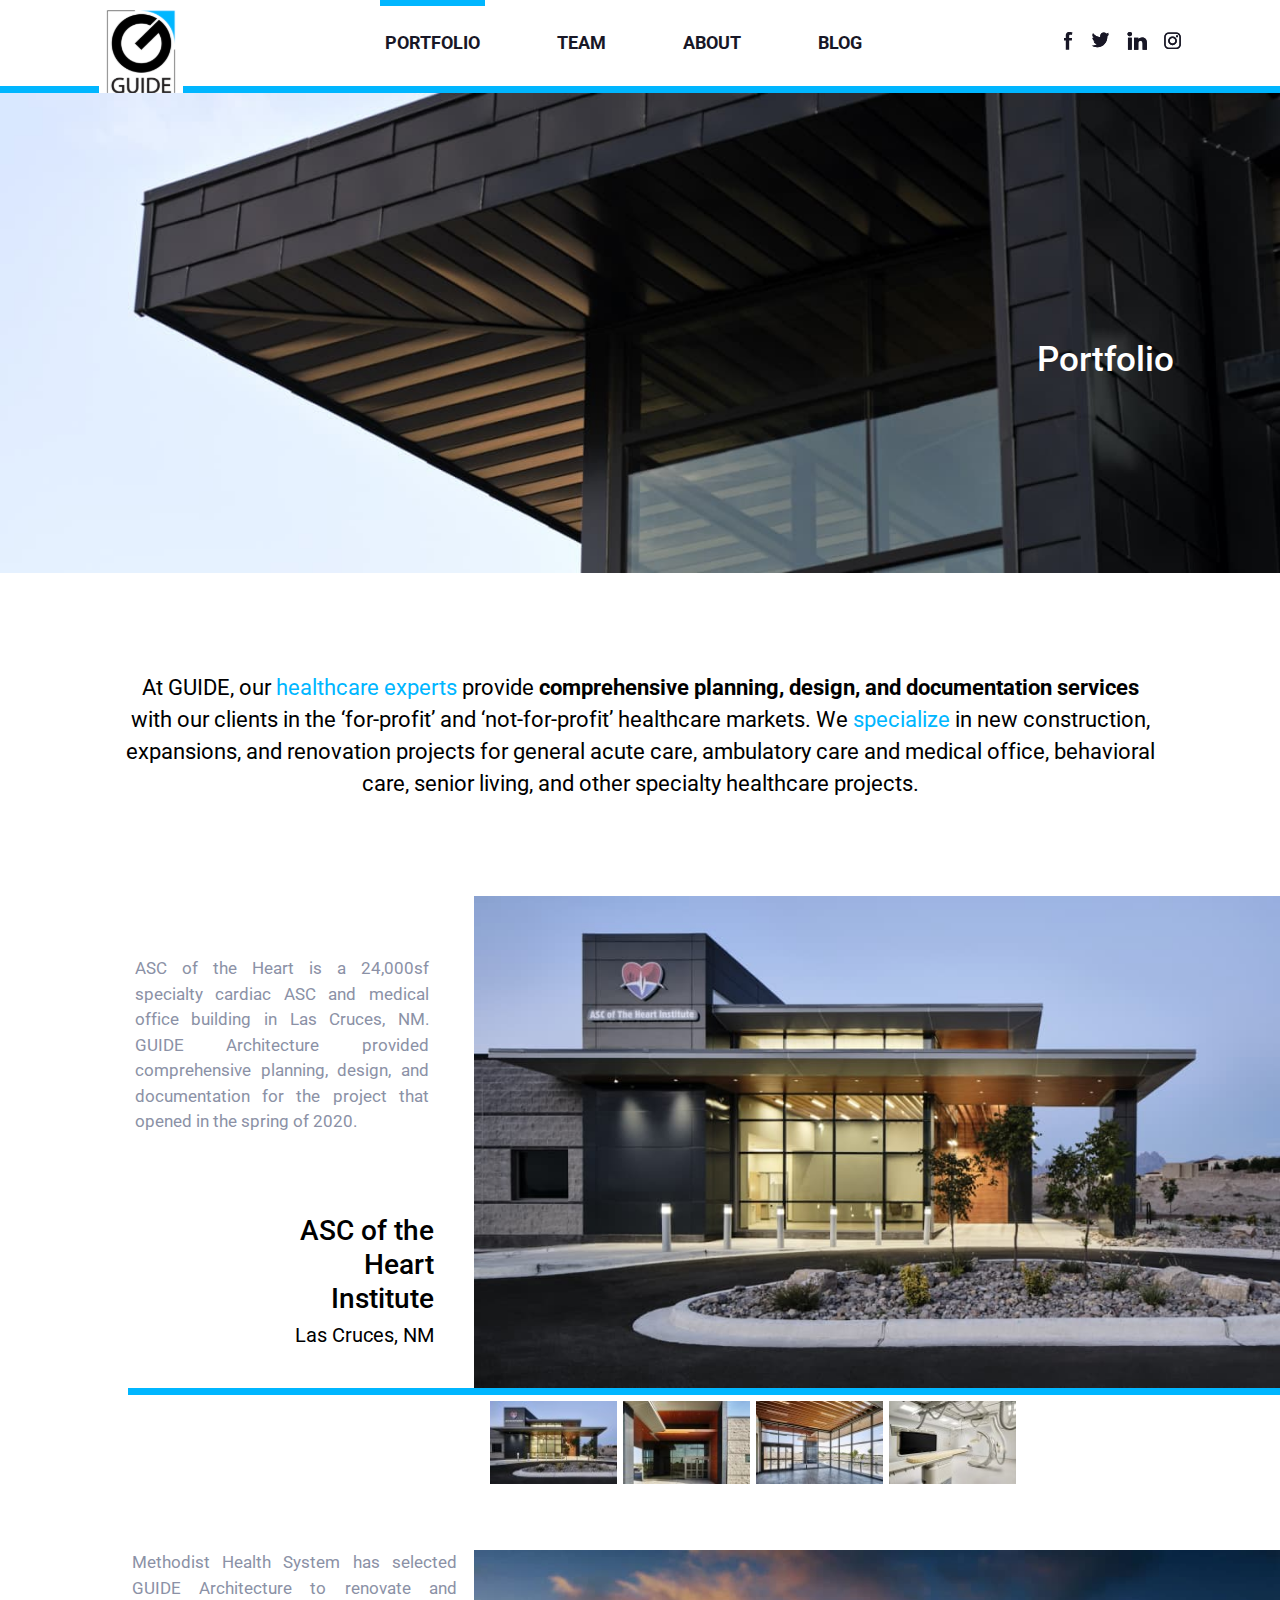
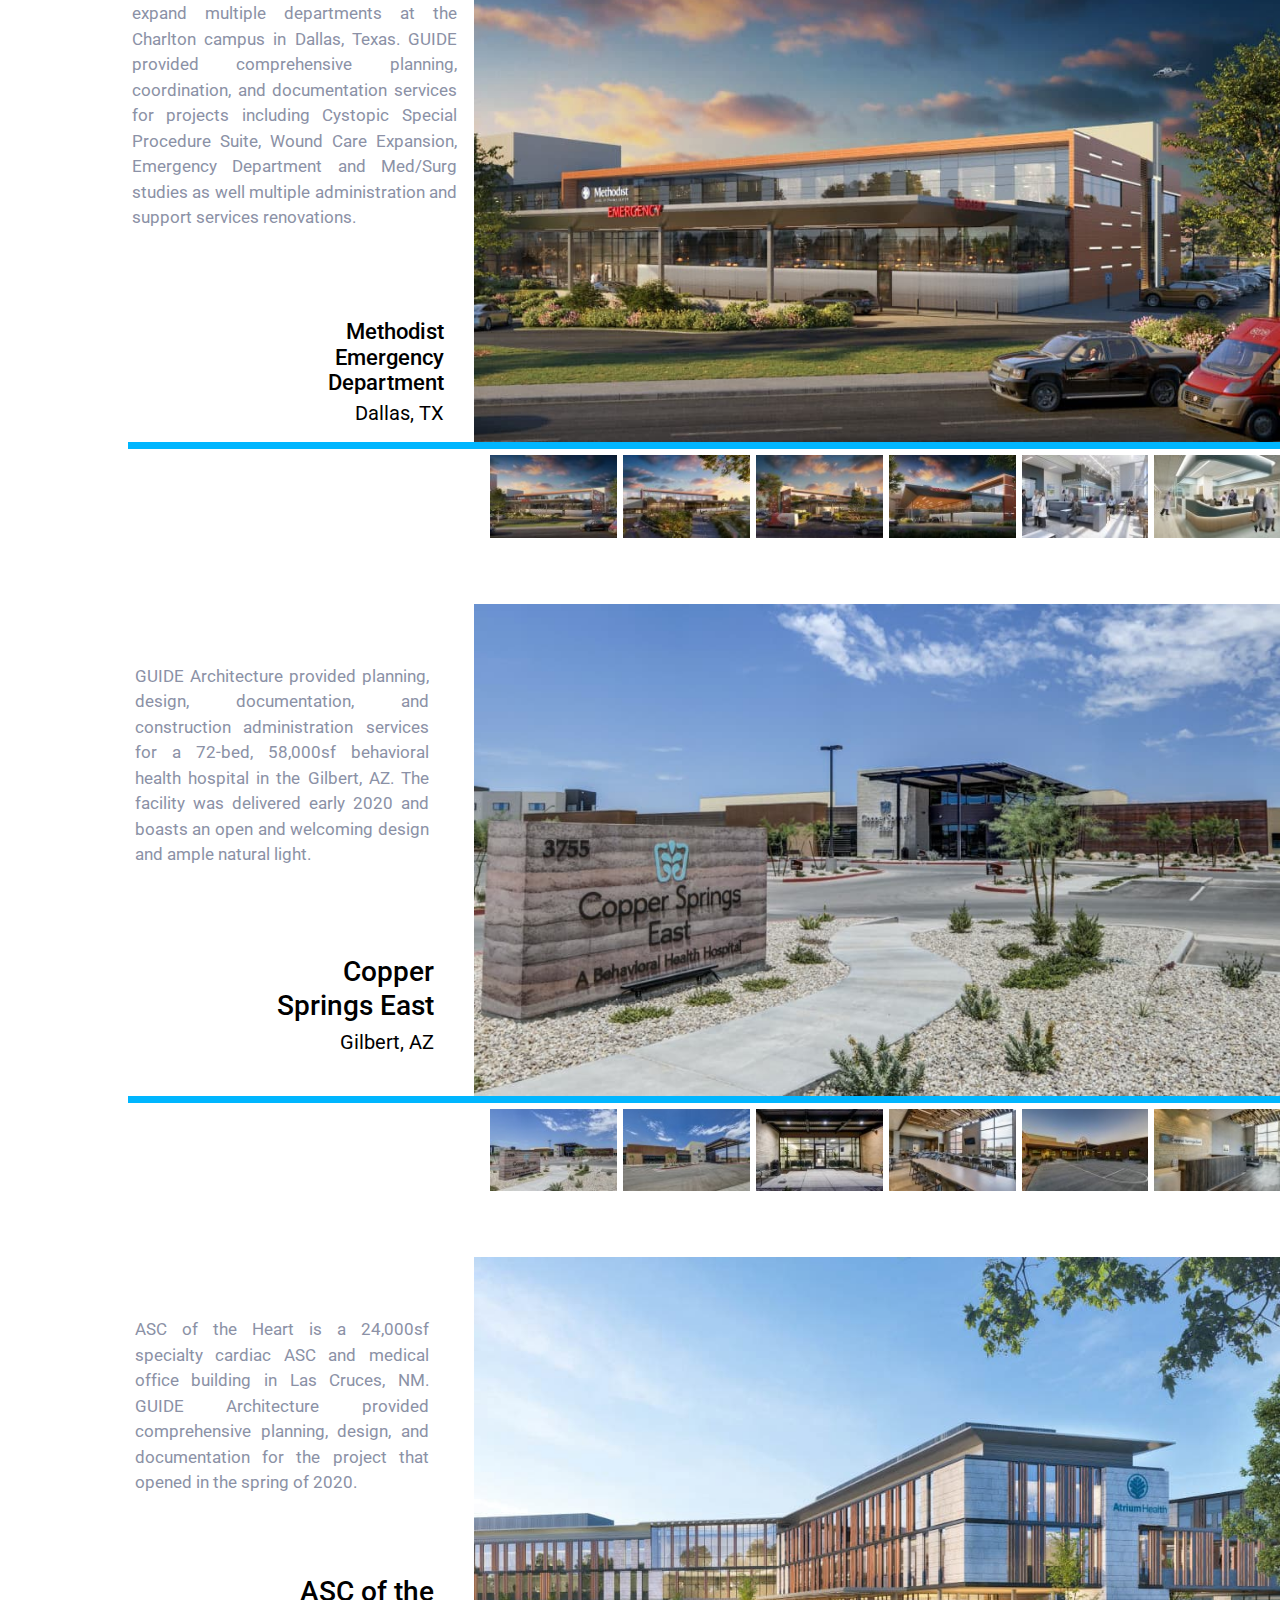
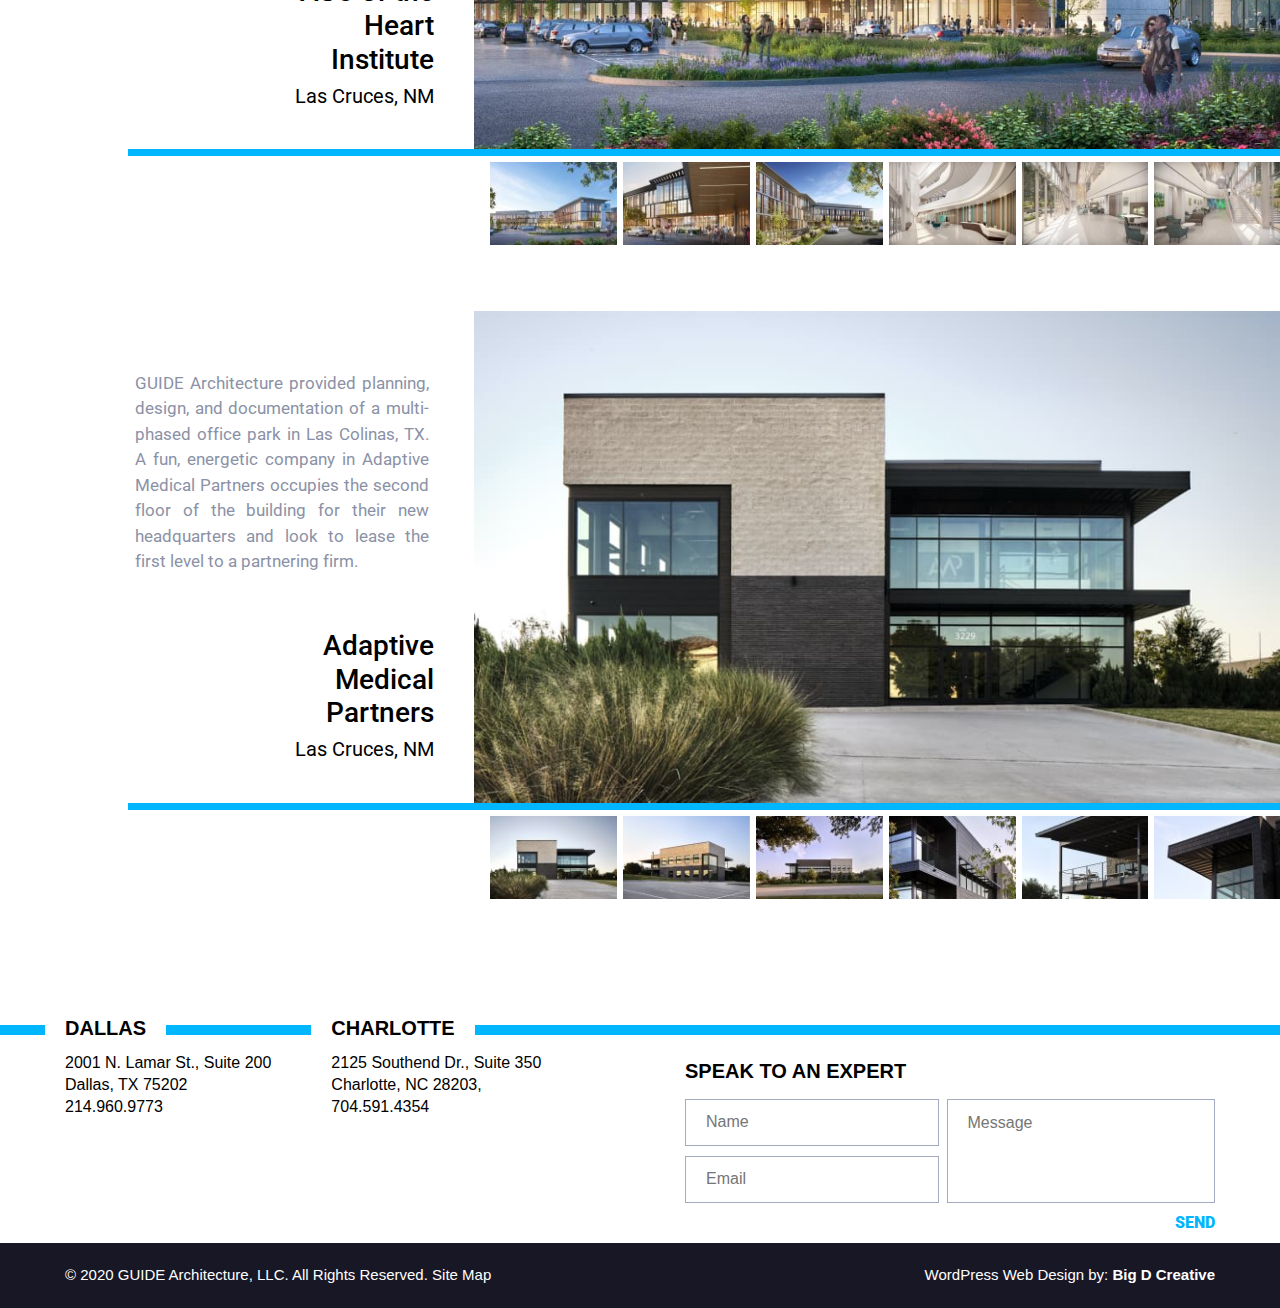
<file: portfolio_gallery_v2.html>
<!DOCTYPE html>
<html lang="en">
<head>
      <link rel="stylesheet" href="css/normalize.min.css">
      <link rel="stylesheet" href="css/reset.min.css">
      <link rel="stylesheet" href="css/portfolio_gallery_v2.css">
      <link href="https://fonts.googleapis.com/css2?family=Roboto:ital,wght@0,400;0,500;0,700;1,900&display=swap" rel="stylesheet">
      <meta charset="UTF-8">
      <meta name="viewport" content="width=device-width, initial-scale=1">
      <title>portfolio_gallery</title>
</head>

  <body>
  <div class="wrapper">
      <header>
        <nav>
          <div class="logo_nav">
            <a href="index.html" target="_self"><img class="logo_small" src="img/Guide_logo_small.svg" alt="img/Guide_logo_small.svg" title=""></a>
            <ul class="menu">
              <li class="active"><span aria-current="page" class="current_page">PORTFOLIO</span></li>
              <li><a href="team.html" target="_self">TEAM</a></li>
              <li><a href="about.html" target="_self">ABOUT</a></li>
              <li><a href="blog.html" target="_self">BLOG</a></li>
            </ul>
            <div class="socials">
              <a class="socials_item" href="https://www.facebook.com/GUIDE-Architecture-434142960070371/" target="_blank" rel="noopener">
                <svg aria-hidden="true" focusable="false" width="9" height="18">
                  <use xlink:href="#facebook">
                    <svg id="facebook" viewBox="0 0 9 18" fill="currentColor">
                      <path fill-rule="evenodd" clip-rule="evenodd" d="M0 5.90347h1.80037v-1.7936c0-.79133.01944-2.01086.57931-2.7665C2.97024.543644 3.77985 0 5.17388 0 7.44404 0 8.4.331644 8.4.331644L7.95068 3.06561s-.75024-.22145-1.45033-.22145c-.70008 0-1.32647.25713-1.32647.97394v2.08537h2.86994l-.20061 2.66995H5.17388V17.85H1.80037V8.57342H0V5.90347z" fill="currentColor"></path>
                    </svg>
                  </use>
                </svg>
              </a>
              <a class="socials_item" href="https://twitter.com/guidearch" target="_blank" rel="noopener">
                <svg aria-hidden="true" focusable="false" width="19" height="16">
                  <use xlink:href="#twitter"></use>
                  <svg id="twitter" viewBox="0 0 19 16" fill="currentColor">
                    <path fill-rule="evenodd" clip-rule="evenodd" d="M16.059 2.89919c.7342-.45867 1.2975-1.18598 1.563-2.052368-.6875.424698-1.4471.733668-2.2586.899308-.6467-.72093-1.5711-1.171118-2.5941-1.171118-1.9616 0-3.55307 1.661648-3.55307 3.710838 0 .29092.0305.57334.09152.84515-2.95411-.15501-5.57264-1.63085-7.3268-3.87859-.30609.54999-.48099 1.18811-.48099 1.86763 0 1.28685.62743 2.42292 1.58128 3.08864-.58167-.01804-1.1308-.18686-1.61078-.46292v.04566c0 1.79861 1.22537 3.29887 2.85242 3.63863-.29795.08706-.61217.1306-.93657.1306-.2288 0-.45252-.0223-.66912-.06583.45252 1.47368 1.76433 2.54718 3.32019 2.57578-1.21621.996-2.74971 1.5895-4.41438 1.5895-.28677 0-.57048-.017-.848098-.051C2.34805 14.6603 4.21712 15.275 6.22348 15.275c6.53872 0 10.11312-5.65383 10.11312-10.55808 0-.16139-.0031-.32277-.0092-.48098.6946-.52344 1.2976-1.17642 1.7725-1.92071-.6366.29517-1.322.49478-2.0409.58396z" fill="currentColor"></path>
                  </svg>
                </svg>
              </a>
              <a class="socials_item" href="https://www.linkedin.com/company/guide-architecture-llc/" target="_blank" rel="noopener">
                <svg aria-hidden="true" focusable="false" width="20" height="18">
                  <use xlink:href="#linkedin"></use>
                  <svg id="linkedin" viewBox="0 0 20 18" fill="currentColor">
                    <path fill-rule="evenodd" clip-rule="evenodd" d="M19.9001 17.85h-4.2932v-6.275c0-1.64246-.6716-2.76373-2.1483-2.76373-1.1295 0-1.7577.75666-2.0501 1.48593-.1096.2617-.0925.6263-.0925.9909V17.85H7.06279s.05482-11.11553 0-12.12593H11.316v1.90307c.2513-.83209 1.6104-2.01965 3.7792-2.01965 2.6909 0 4.8049 1.74419 4.8049 5.50001V17.85zM2.7616 4.20733h-.02741c-1.37053 0-2.259092-.92696-2.259092-2.10195C.475098.90753 1.38993 0 2.78787 0c1.3968 0 2.25567.905244 2.28308 2.10195 0 1.17499-.88628 2.10538-2.30935 2.10538zM.965063 17.85H4.75116V5.72407H.965063V17.85z" fill="currentColor"></path>
                  </svg>
                </svg>
              </a>
              <a class="socials_item" href="https://www.instagram.com/guidearchitecture/" target="_blank" rel="noopener">
                <svg aria-hidden="true" focusable="false" width="17" height="18">
                  <use xlink:href="#instagram"></use>
                  <svg id="instagram" viewBox="0 0 17 18" fill="currentColor">
                    <path fill-rule="evenodd" clip-rule="evenodd" d="M15.4546 12.468c0 1.7876-1.4491 3.2367-3.2363 3.2367H4.84593c-1.78723 0-3.23632-1.4491-3.23632-3.2367V5.09602c0-1.78759 1.44909-3.23632 3.23632-3.23632h7.37237c1.7872 0 3.2363 1.44873 3.2363 3.23632V12.468zM12.2369.524994H4.82734C2.31342.524994.274902 2.56316.274902 5.07744V12.487c0 2.5142 2.038518 4.552 4.552438 4.552h7.40956c2.5139 0 4.5524-2.0378 4.5524-4.552V5.07744c0-2.51428-2.0385-4.552446-4.5524-4.552446zM8.53192 11.6205c-1.56776 0-2.83812-1.2704-2.83812-2.83813 0-1.56776 1.27036-2.83884 2.83812-2.83884 1.56808 0 2.83848 1.27108 2.83848 2.83884 0 1.56773-1.2704 2.83813-2.83848 2.83813zm0-7.1904c-2.40347 0-4.35191 1.94844-4.35191 4.35227 0 2.40343 1.94844 4.35193 4.35191 4.35193 2.40388 0 4.35228-1.9485 4.35228-4.35193 0-2.40383-1.9484-4.35227-4.35228-4.35227zm4.50028.83142c.539 0 .9758-.4368.9758-.97583 0-.53939-.4368-.97654-.9758-.97654-.5394 0-.9766.43715-.9766.97654 0 .53903.4372.97583.9766.97583z" fill="currentColor"></path>
                  </svg>
                </svg>
              </a>
            </div>
          </div>
        </nav>
          <div class="photo_slogan">
            <img src="img/gallery_maint.jpg" alt="img/gallery_main.jpg" width="1440" height="540" title="">
            <h1 class="slogan">Portfolio</h1>
            <h2>At GUIDE, our <span class="blue_text"> healthcare experts</span> provide <strong>comprehensive planning, design, and documentation services</strong> with our clients in the ‘for-profit’ and ‘not-for-profit’ healthcare markets. We <span class="blue_text"> specialize</span> in new construction, expansions, and renovation projects for general acute care, ambulatory care and medical office, behavioral care, senior living, and other specialty healthcare projects.</h2>
          </div>
        </header>
        <section>
          <div class="gallery_1 gallery_wrap">
            <div class="text_wrap">
              <h3 class="gallery_h3">ASC of the Heart Institute <br> <span class="gallery_address">Las Cruces, NM</span></h3>
              <p class="gallery_text">ASC of the Heart is a 24,000sf specialty cardiac ASC and medical office building in Las Cruces, NM. GUIDE Architecture provided comprehensive planning, design, and documentation for the project that opened in the spring of 2020.</p>
            </div>
            <div class="gallery_cover">
              <img class="gallery_cover_img" src="img/g3_big1-960x586.jpg" alt="img/g3_big1-960x586.jpg" width="960" height="586">
              <div class="view_gallery">
                <a class="open">View Project Gallery</a>
              </div>
            </div>
          </div>
          <div class="carousel">
            <img src="img/g3_sample1-132x86.jpg" alt="img/g3_sample1-132x86.jpg" width="132" height="86">
            <img src="img/g3_sample2-132x86.jpg" alt="img/g3_sample1-132x86.jpg" width="132" height="86">
            <img src="img/g3_sample3-132x86.jpg" alt="img/g3_sample1-132x86.jpg" width="132" height="86">
            <img src="img/g3_sample4-132x86.jpg" alt="img/g3_sample1-132x86.jpg" width="132" height="86">
          </div>
          <div class="gallery_2 gallery_wrap">
            <div class="text_wrap">
              <h3 class="gallery_h3 h3_methodist">Methodist Emergency Department <br> <span class="gallery_address">Dallas, TX</span></h3>
              <p class="gallery_text text3">Methodist Health System has selected GUIDE Architecture to renovate and expand multiple departments at the Charlton campus in Dallas, Texas. GUIDE provided comprehensive planning, coordination, and documentation services for projects including Cystopic Special Procedure Suite, Wound Care Expansion, Emergency Department and Med/Surg studies as well multiple administration and support services renovations.</p>
            </div>
            <div class="gallery_cover">
              <img class="gallery_cover_img" src="img/g2_big1-960x586t.jpg" alt="img/g2_big1-960x586t.jpg" width="960" height="586">
              <div class="view_gallery">
                <a class="open">View Project Gallery</a>
              </div>
            </div>
          </div>
          <div class="carousel">
            <img src="img/g2_sample1-132x86.jpg" alt="img/g3_sample1-132x86.jpg" width="132" height="86">
            <img src="img/g2_sample2-132x86.jpg" alt="img/g3_sample1-132x86.jpg" width="132" height="86">
            <img src="img/g2_sample3-132x86.jpg" alt="img/g3_sample1-132x86.jpg" width="132" height="86">
            <img src="img/g2_sample4-132x86.jpg" alt="img/g3_sample1-132x86.jpg" width="132" height="86">
            <img src="img/g2_sample5-132x86.jpg" alt="img/g3_sample1-132x86.jpg" width="132" height="86">
            <img src="img/g2_sample6-132x86.jpg" alt="img/g3_sample1-132x86.jpg" width="132" height="86">
            <img src="img/g2_sample7-132x86.jpg" alt="img/g3_sample1-132x86.jpg" width="132" height="86">
            <img src="img/g2_sample8-132x86.jpg" alt="img/g3_sample1-132x86.jpg" width="132" height="86">
            <img src="img/g2_sample9-132x86.jpg" alt="img/g3_sample1-132x86.jpg" width="132" height="86">
          </div>
          <div class="gallery_4 gallery_wrap">
            <div class="text_wrap">
              <h3 class="gallery_h3">Copper Springs East <br> <span class="gallery_address">Gilbert, AZ</span></h3>
              <p class="gallery_text">GUIDE Architecture provided planning, design, documentation, and construction administration services for a 72-bed, 58,000sf behavioral health hospital in the Gilbert, AZ. The facility was delivered early 2020 and boasts an open and welcoming design and ample natural light.</p>
            </div>
            <div class="gallery_cover">
              <img class="gallery_cover_img" src="img/g4_big1-960x586.jpg" alt="img/g4_big1-960x586.jpg" width="960" height="586">
              <div class="view_gallery">
                <a class="open">View Project Gallery</a>
              </div>
            </div>
          </div>
          <div class="carousel">
            <img src="img/g4_sample1-132x86.jpg" alt="img/g3_sample1-132x86.jpg" width="132" height="86">
            <img src="img/g4_sample2-132x86.jpg" alt="img/g3_sample1-132x86.jpg" width="132" height="86">
            <img src="img/g4_sample3-132x86.jpg" alt="img/g3_sample1-132x86.jpg" width="132" height="86">
            <img src="img/g4_sample4-132x86.jpg" alt="img/g3_sample1-132x86.jpg" width="132" height="86">
            <img src="img/g4_sample5-132x86.jpg" alt="img/g3_sample1-132x86.jpg" width="132" height="86">
            <img src="img/g4_sample6-132x86.jpg" alt="img/g3_sample1-132x86.jpg" width="132" height="86">
          </div>
          <div class="gallery_5 gallery_wrap">
            <div class="text_wrap">
              <h3 class="gallery_h3">ASC of the Heart Institute <br> <span class="gallery_address">Las Cruces, NM</span></h3>
              <p class="gallery_text">ASC of the Heart is a 24,000sf specialty cardiac ASC and medical office building in Las Cruces, NM. GUIDE Architecture provided comprehensive planning, design, and documentation for the project that opened in the spring of 2020.</p>
            </div>
            <div class="gallery_cover">
              <img class="gallery_cover_img" src="img/g5_big1-960x586t.jpg"  alt="img/g5_big1-960x586.jpg" width="960" height="586">
              <div class="view_gallery">
                <a class="open">View Project Gallery</a>
              </div>
            </div>
          </div>
          <div class="carousel">
            <img src="img/g5_sample1-132x86.jpg" alt="img/g3_sample1-132x86.jpg" width="132" height="86">
            <img src="img/g5_sample2-132x86.jpg" alt="img/g3_sample1-132x86.jpg" width="132" height="86">
            <img src="img/g5_sample3-132x86.jpg" alt="img/g3_sample1-132x86.jpg" width="132" height="86">
            <img src="img/g5_sample4-132x86.jpg" alt="img/g3_sample1-132x86.jpg" width="132" height="86">
            <img src="img/g5_sample5-132x86.jpg" alt="img/g3_sample1-132x86.jpg" width="132" height="86">
            <img src="img/g5_sample6-132x86.jpg" alt="img/g3_sample1-132x86.jpg" width="132" height="86">
            <img src="img/g5_sample7-132x86.jpg" alt="img/g3_sample1-132x86.jpg" width="132" height="86">
            <img src="img/g5_sample8-132x86.jpg" alt="img/g3_sample1-132x86.jpg" width="132" height="86">
            <img src="img/g5_sample9-132x86.jpg" alt="img/g3_sample1-132x86.jpg" width="132" height="86">
            <img src="img/g5_sample10-132x86.jpg" alt="img/g3_sample1-132x86.jpg" width="132" height="86">
            <img src="img/g5_sample11-132x86.jpg" alt="img/g3_sample1-132x86.jpg" width="132" height="86">
            <img src="img/g5_sample12-132x86.jpg" alt="img/g3_sample1-132x86.jpg" width="132" height="86">
          </div>
          <div class="gallery_6 gallery_wrap">
            <div class="text_wrap">
              <h3 class="gallery_h3">Adaptive<br>Medical<br>Partners<br> <span class="gallery_address">Las Cruces, NM</span></h3>
              <p class="gallery_text">GUIDE Architecture provided planning, design, and documentation of a multi-phased office park in Las Colinas, TX. A fun, energetic company in Adaptive Medical Partners occupies the second floor of the building for their new headquarters and look to lease the first level to a partnering firm.</p>
            </div>
            <div class="gallery_cover">
              <img class="gallery_cover_img" src="img/g6_big1-960x586.jpg" alt="img/g6_big1-960x586.jpg" width="960" height="586">
              <div class="view_gallery">
                <a class="open">View Project Gallery</a>
              </div>
            </div>
          </div>
          <div class="carousel">
            <img src="img/g6_sample1-132x86.jpg" alt="img/g3_sample1-132x86.jpg" width="132" height="86">
            <img src="img/g6_sample2-132x86.jpg" alt="img/g3_sample1-132x86.jpg" width="132" height="86">
            <img src="img/g6_sample3-132x86.jpg" alt="img/g3_sample1-132x86.jpg" width="132" height="86">
            <img src="img/g6_sample4-132x86.jpg" alt="img/g3_sample1-132x86.jpg" width="132" height="86">
            <img src="img/g6_sample5-132x86.jpg" alt="img/g3_sample1-132x86.jpg" width="132" height="86">
            <img src="img/g6_sample6-132x86.jpg" alt="img/g3_sample1-132x86.jpg" width="132" height="86">
            <img src="img/g6_sample7-132x86.jpg" alt="img/g3_sample1-132x86.jpg" width="132" height="86">
            <img src="img/g6_sample8-132x86.jpg" alt="img/g3_sample1-132x86.jpg" width="132" height="86">
            <img src="img/g6_sample9-132x86.jpg" alt="img/g3_sample1-132x86.jpg" width="132" height="86">
            <img src="img/g6_sample10-132x86.jpg" alt="img/g3_sample1-132x86.jpg" width="132" height="86">
          </div>
      </section>
      <footer>
        <div class="footer_wrap">
          <div class="footer_text">
            <div class="text_1">
              <h2 class="text">DALLAS</h2>
              <address class="text">2001 N. Lamar St., Suite 200<br>
                Dallas, TX 75202<br>
                214.960.9773</address>
            </div>
            <div class="text_2">
              <h2 class="text">CHARLOTTE</h2>
              <address class="text">2125 Southend Dr., Suite 350<br>
                Charlotte, NC 28203,<br>
                704.591.4354</address>
            </div>
          </div>
          <div class="footer_contact_form">
            <h2>SPEAK TO AN EXPERT</h2>
            <form action="/" method="post">
              <div class="form_wrap">
                <div class="text_email">
                  <input class="text" type="text" required placeholder="Name">
                  <input class="text" type="email" required placeholder="Email">
                </div>
                <textarea class="message text" required placeholder="Message"></textarea>
              </div>
                <input class="send_button" type="submit" value="SEND">
            </form>
          </div>
        </div>
        <div class="footer_end">
          <p class="footer_end_text1 text1">© 2020 GUIDE Architecture, LLC. All Rights Reserved. <a href="">Site Map</a></p>
          <p class="footer_end_text2 text1">WordPress Web Design by: <a href="https://www.bigdcreative.com/" target="_blank" rel="noopener"><strong>Big D Creative</strong></a></p>
        </div>
      </footer>
    </div>
  </body>
</html>
</file>
<file: css/home_page.css>
body{
    margin: 0;
    padding: 0;
    font-size: 10px;
}
header {

}
.wrapper{
    max-width: 1440px;
    width: 100%;
    margin: 0 auto;
}
#logo_pictures{
    position: relative;
}
.mobile_header{
    display: none;
}
.logo_big {
    position: absolute;
    top: 4%;
    left: 6%;
    margin-top: 1px;
    margin-left: 3px;
    max-width: 137px;
    width: 9.7%;
}
.slogan {
    position: absolute;
    top: 13%;
    left: 21%;
    margin: 0;
    padding: 5px;
    font-family: 'Roboto', sans-serif;
    font-size: 22px;
    font-style: normal;
    font-weight: 500;
    line-height: 42px;
    letter-spacing: 1px;
    text-align: left;
}
.main_photo{
    max-height: 769px;
    height: auto;
    width: 100%;
    max-width: 1440px;
}
.mobile_menu_wrap{
    display: none;
}
.nav_logo{
    display: flex;
    height: 89px;
    border-bottom: solid #00B6FF 7px;
    justify-content: space-around; /*выравнивание по главной (main axis) оси Flex*/
}
.logo_in_nav{
    padding: 0 5px;
    transform: translate(0, 11px); /*смещает элемент не выдергивая его из потока и не влияя на соседей*/
    background-color: white;
}
.main_menu{
    height: 100%;
    max-width: 487px;
    width: 50%;
    text-decoration: none; /*отключает подчеркивание у ссылок*/
    margin: 0;
    padding: 0;
    display: flex;
    justify-content: space-between;
    align-items: center; /*выравнивание по перепендикулярной(cross axis) оси*/
}
.main_menu a{
    display: flex;
    height: 100%;
    align-items: center;
}
.main_menu_li{
    display: flex;
    height: 100%;
    list-style: none;
    margin: 0;
    padding: 0;
}
.menu_item{
    text-decoration: none;
    font-family: 'Roboto',sans-serif;
    font-size: 18px;
    font-style: normal;
    font-weight: 700;
    line-height: 21px;
    letter-spacing: 0;
    text-align: center;
    color: #181726;
}

.social{
    text-decoration: none;
    display: flex;
    height: 100%;
    width: 117px;
    justify-content: space-between;
    align-items: center;
    padding: 0 10px;
}
.social_item{
    text-decoration: none;
}
#sticky_menu{ /*не работает в IE*/
    width: 100%;
    background-color: white;
    position: sticky;
    top: 0;
    z-index: 100;
}

.content{
    margin: 90px auto 80px auto;
    padding: 0 20px;
    text-align: center;
}
.content h2{
    font-family: 'Arial',sans-serif;
    font-size: 27px;
    font-style: normal;
    font-weight: 400;
    line-height: 40px;
    letter-spacing: 0;
    text-align: center;
    /**font-size: calc( (100vw - 480px)/(1440 - 480) * (24 - 16) + 19px)**/
}
.bolt_text{
    font-family: 'Arial',sans-serif;
    font-size: 27px;
    font-style: normal;
    font-weight: 700;
    line-height: 40px;
    letter-spacing: 0;
    text-align: center;
}
.blue_text{
    color: #00B6FF;
    text-decoration: none;
}
.respond_advocate_collaborate,.respond_advocate_collaborate_mobile{
    display: flex;
    max-width: 542px;
    width: 100%;
    justify-content: space-between;
    margin: 0 auto;
    font-family: 'Roboto',sans-serif;
    font-size: 27px;
    font-style: normal;
    font-weight: 900;
    line-height: 1.48em;
    letter-spacing: 0;
    text-align: center;
}
.respond_advocate_collaborate p{
    margin: 0 5px 0 5px;
}
.respond_advocate_collaborate_mobile{
    display: none;
}
.two_vertical_line{
    padding: 0 18px 0 18px;
    border-left: 2px solid #A4ABC1;
    border-right: 2px solid #A4ABC1;
}
.flex_container{
    max-width: 542px;
    width: 100%;
    margin: 0 auto;
    display: flex;
    justify-content: center;
}
.section2{
    display: grid;
    grid-template-columns: 58% 42%;
    display: -ms-grid;
    -ms-flex-direction: column;
    -ms-grid-columns: 58% 42%;
    width: 100%;
    height: auto;
    margin-top: 60px;
}
.section2_img{
    border-bottom: 10px solid #00B6FF;
    max-width: 835px;
    width: 100%;
    height: auto;
}
.section2_text{
    -ms-grid-column: 2;
    -ms-grid-row: 1;
}
.section2_text h2{
    max-width: 332px;
    width: 55%;
    height: auto;
    font-family: 'Roboto',sans-serif;
    font-size: 18px;
    font-style: normal;
    font-weight: 900;
    line-height: 2.22em;
    letter-spacing: 0;
    text-align: left;
    padding: 0.28em;
    text-transform: uppercase;
    margin: 2em auto 0 auto;
}
.section2_text p{
    max-height:400px ;
    height: auto;
    max-width: 332px;
    width: 55%;
    font-family: 'Arial',sans-serif;
    font-size: 20px;
    font-style: normal;
    font-weight: 400;
    line-height: 2em;
    letter-spacing: 0;
    text-align: left;
    margin-top: 1.11em;
    margin-left: auto;
    margin-right: auto;
    /**font-size: calc( (30vw - 30rem)/50 + 1rem);**/
    /**font-size: calc(0.7vw + 0.5vh + 0.8vmin)**/;
}
.section2_text a{
    display: block;
    max-width: 322px;
    width: 55%;
    font-family: 'Roboto', sans-serif;
    font-size: 16px;
    font-style: normal;
    font-weight: 900;
    line-height: 2.5em;
    letter-spacing: 0;
    text-align: left;
    margin-top: 1.25em;
    margin-left: auto;
    margin-right: auto;
    padding: 0.32em;
}
@media (max-width: 1370px) {
    .section2_text p {
        font-size: 18px;
    }
    .section2_text h2 {
        font-size: 16px;
    }
    .section2_text a{
        font-size: 14px;
    }
}
@media (max-width: 1290px) {
    .section2_text p {
        font-size: 17px;
    }
    .section2_text h2 {
        font-size: 15px;
    }
    .section2_text a{
        font-size: 13px;
    }
}
@media (max-width: 1080px) {
    .section2_text p {
        font-size: 15px;
    }
    .section2_text h2 {
        font-size: 14px;
    }
    .section2_text a{
        font-size: 12px;
    }
}
@media (max-width: 1024px) {
    .section2_text p {
        font-size: 1.6vw;
    }
    .section2_text h2 {
        font-size: 1.5vw;
    }
    .section2_text a{
        font-size: 1.2vw;
    }
}
/**проба с VW**/
@media (max-width: 1440px) {
    .section2_text p {
        font-size: 1.4vw;
    }
    .section2_text h2 {
        font-size: 1.4vw;
    }
    .section2_text a{
        font-size: 1.2vw;
    }
}

.section3{
    max-width: 1440px;
    width: 100%;
    display: grid;
    grid-template-columns: 35% 65%;
    display: -ms-grid;
    -ms-grid-columns: 35% 65%;
    margin-top: 60px;
}
.section3_text{
    transform: translate(30%, 10%);
    max-width: 470px;
    width: 94%;
    height: 73%;
}
.text_on_blue{
    background-color: #00B6FE;
    display: flex;
    position: relative;
    width: 100%;
    height: 100%;
}
.white_text{
    font-size: 28px;
    font-family: 'Arial',sans-serif;
    font-style: normal;
    font-weight: 400;
    line-height: 1.5em;
    letter-spacing: 0;
    text-align: center;
    color: #ffffff;
    height: 9.1em;
    width: 11.14em;
    /**font-size: calc(0.7vw + 0.5vh + 0.8vmin);**/
    padding: 1em 1.25em ;
    margin: auto;
}

.meet_our_team_button{
    margin: 5px 0 0 0;
    background-color: #00B6FF;
    border: none;
    width: 100%;
    height: 15%;
}
.meet_our_team_button a{
    color: white;
    text-decoration: none;
    font-family: 'Roboto',sans-serif;
    font-size: 16px;
    font-style: normal;
    font-weight: 700;
    line-height: 2.5em;
    letter-spacing: 0;
    text-align: center;
   /** font-size: calc(0.2vw + 0.5vh + 0.8vmin);**/

}
.section3_img{
    -ms-grid-column: 2;
    -ms-grid-row: 1;
    border-bottom: 10px solid #00B6FF;
    max-width: 935px;
    width: 100%;
    height: auto;
}
@media (max-width: 1370px) {
    .white_text {
        font-size: 26px;
    }
}
@media (max-width: 1290px) {
    .white_text {
        font-size: 23px;
    }
    .meet_our_team_button a {
        font-size: 14px;
    }
}
@media (max-width: 1120px) {
    .white_text {
        font-size: 21px;
    }
    .meet_our_team_button a {
        font-size: 13px;
    }
}
@media (max-width: 1380px){
    .white_text{
        font-size: 2.1vw;
    }
    .meet_our_team_button a{
        font-size: 1.2vw;
    }

}
.photo_with_white_text{
    position: relative;
    margin-top: 120px;
}
.photo_with_out_text {
    position: relative;
    height: auto;
    max-width: 1440px;
    width: 100%;
    border-bottom: 10px solid #00B6FF;
}
.white_text_on_photo {
    position: absolute;
    max-width: 680px;
    width: 58%;
    top: 14%;
    right: 10%;
}
.text_on_photo{
    font-family: 'Arial', sans-serif;
    font-size: 30px;
    font-style: normal;
    font-weight: 400;
    line-height: 1.4em;
    letter-spacing: 0;
    text-align: right;
    width: 22.67em;
    height: 4.2em;
    margin: 0;
    padding: 0;
    color: white;
}
.button_in_sky {
    display: block;
    font-family: 'Roboto',sans-serif;
    font-size: 16px;
    font-style: normal;
    font-weight: 700;
    line-height: 2.5em;
    letter-spacing: 0;
    text-align: right;
    width: 42.5em;
    height: 2.5em;
    margin-top: 2.94em;
    color: white;
    text-decoration: none;
}
@media (max-width: 1370px) {
    .white_text_on_photo {
        right: 8%;
    }
    .text_on_photo {
        font-size: 28px;
    }
    .button_in_sky{
        font-size: 15px;
    }
}
@media (max-width: 1290px) {
    .white_text_on_photo {
        top: 12%;
        right: 6%;
    }
    .text_on_photo {
        font-size: 26px;
    }
    .button_in_sky{
        font-size: 14px;
    }
}
@media (max-width: 1120px) {
    .white_text_on_photo {
        top: 12%;
        right: 6%;
    }
    .text_on_photo {
        font-size: 24px;
    }
    .button_in_sky{
        font-size: 13px;
        width: 41.5em;
    }
}
.section4{
    display: grid;
    grid-template-columns: 65% 35%;
    display: -ms-grid;
    -ms-flex-direction: column;
    -ms-grid-columns: 65% 35%;
    width: 100%;
    height: auto;
    margin-top: 115px;
}
.section4_img{
    max-width: 935px;
    width: 100%;
    height: auto;
    border-bottom: 10px solid #00B6FF;
}
.section4_text {
    -ms-grid-column: 2;
    -ms-grid-row: 1;
    display: flex;
    flex-direction: column;
    transform: translate(-22%, 10%);
    height: 81%;
    max-width: 480px;
    width: 100%;
}
.section4_text_on_blue{
    max-height: 480px;
    height: 90%;
    max-width: 470px;
    width: 100%;
    display: flex;
    flex-direction: column;
    margin: 0 5px;
    background-color: #00B6FF;
}
.section4_h2{
    font-family: 'Roboto', sans-serif;
    font-size: 16px;
    font-style: normal;
    font-weight: 400;
    line-height: 2.5em;
    letter-spacing: 0;
    text-align: left;
    color: #ffffff;
    max-width: 21em;
    width: 69%;
    margin: 4% 15% 0 14%;
    padding: 5px;
}
.section4_white_text{
    font-family: 'Arial',sans-serif;
    font-size: 28px;
    font-style: normal;
    font-weight: 400;
    line-height: 1.5em;
    letter-spacing: 0;
    text-align: left;
    color: #ffffff;
    padding: 5px;
    max-height: 12em;
    height: 100%;
    max-width: 11.6em;
    width: 69%;
    margin: 0 15% 62px 14%;
}
.read_our_blog_button {
    max-height: 42px;
    height: 100%;
    max-width: 470px;
    width: 100%;
    background-color: #00B6FF;
    border: none;
    margin: 5px;
    padding: 0;
}
.read_our_blog_button a{
    font-family: 'Roboto',sans-serif;
    font-size: 16px;
    font-style: normal;
    font-weight: 700;
    line-height: 40px;
    letter-spacing: 0;
    text-align: center;
    text-decoration: none;
    color: #ffffff;
    padding: 0;
    margin: 0;
}
@media (max-width: 1370px) {
    .section4_h2{
        font-size: 15px;
    }
    .section4_white_text{
        font-size: 27px;
    }
    .read_our_blog_button a{
        font-size: 15px;
    }
}
@media (max-width: 1290px) {
    .section4_h2{
        font-size: 14px;
    }
    .section4_white_text{
        font-size: 25px;
    }
    .read_our_blog_button a{
        font-size: 14px;
    }
}
@media (max-width: 1160px) {
    .section4_h2{
        font-size: 13px;
    }
    .section4_white_text{
        font-size: 22px;
    }
    .read_our_blog_button a{
        font-size: 14px;
    }
}
@media(max-width: 1060px) {
    .section4_h2{
        font-size: 13px;
    }
    .section4_white_text{
        font-size: 20px;
    }
    .read_our_blog_button a{
        font-size: 13px;
    }
}

.footer{
    display: inline-grid;
    grid-template-columns: 50% 50%;
    display: -ms-grid;
    -ms-flex-direction: column;
    -ms-grid-columns: 50% 50%;
    height: 230px;
    max-width: 1440px;
    width: 100%;
    border-top: 10px solid #00B6FF;
    margin-top: 120px;
}
.footer_text{
    display: flex;
    max-height: 110px;
    height: 100%;
    max-width: 480px;
    width: 100%;
    margin: 0 auto 0 19%;
    transform: translate(0px, -44px);
}

.text1{
    height: 113px;
    width: 195px;
    margin-right: 9em;
}
.text1 h2{
    width: 100px;
    background-color: #ffffff;
    text-align: center;
    transform: translate(-30px, 0px);
    font-family: 'Arial',sans-serif;
    font-size: 20px;
    font-style: normal;
    font-weight: 700;
    line-height: 40px;
    letter-spacing: 0;
    border-left: 20px solid #ffffff;
    border-right: 20px solid #ffffff;
}
address{
    font-family: 'Arial',sans-serif;
    font-size: 14px;
    font-style: normal;
    font-weight: 400;
    line-height: 22px;
    letter-spacing: 0;
    text-align: left;
}
.text2{
    height: 113px;
    width: 195px;
    margin: 0;
}
.text2 h2{
    width: 130px;
    background-color: #ffffff;
    text-align: center;
    transform: translate(-24px, 0px);
    font-family: 'Arial',sans-serif;
    font-size: 20px;
    font-style: normal;
    font-weight: 700;
    line-height: 40px;
    letter-spacing: 0;
    border-left: 20px solid #ffffff;
    border-right: 20px solid #ffffff;
}
.footer_contact_form{
    -ms-grid-column: 2;
    -ms-grid-row: 1;
    max-height: 200px;
    height: 100%;
    width: 595px;
    margin: 0;
}
.footer_contact_form h2{
    font-family: 'Arial',sans-serif;
    font-size: 20px;
    font-style: normal;
    font-weight: 700;
    line-height: 40px;
    letter-spacing: 0;
    text-align: left;
    margin: 15px 5px 0 5px;
}
.contact_form_form-wrapper{
    max-height: 125px;
    height: 100%;
    max-width: 598px;
    width: 100%;
    display: flex;
}
.contact_form_name_email_fields{
    height: 125px;
    max-width: 290px;
    width: 100%;
}
.contact_form_name_email_fields input{
    font-family: 'Arial',sans-serif;
    font-size: 16px;
    font-style: normal;
    font-weight: 400;
    line-height: 22px;
    letter-spacing: 0;
    text-align: left;
    color: #404554;
    height: 47px;
    max-width: 266px;
    width: 100%;
    margin: 5px;
    padding-left: 10px;
    outline: none;
}

.contact_form_message_field {
    height: 117px;
    max-width: 275px;
    width: 100%;
    margin: 5px;
}
.contact_form_message_field textarea{
    height: 95px;
    width: 100%;
    font-family: 'Arial',sans-serif;
    font-size: 16px;
    font-style: normal;
    font-weight: 400;
    line-height: 22px;
    letter-spacing: 0;
    text-align: left;
    color: #404554;
    padding: 10px;
    resize: none;   /*отключает изменение размера окна посетителем сайта */
    outline: none; /*отключает темный бордюр при вводе текста */
}
.contact_form_send_button{
    display: flex;
    justify-content: flex-end;
    max-width: 598px;
    width: 100%;
}
.contact_form_send_button input{
    font-family: 'Roboto',sans-serif;
    font-size: 16px;
    font-style: normal;
    font-weight: 900;
    line-height: 16px;
    letter-spacing: 0;
    text-align: right;
    color: #00B6FF;
    margin: 10px 0 5px 5px;
    border: none;
    background-color: white;
}
.footer_end{
    display: flex;
    flex-wrap: wrap;
    max-width: 1440px;
    width: 100%;
    height: auto;
  /**  height: 65px; **/
    justify-content: space-between;
    margin-top: 1vh;
    background-color: #181726;

}
.footer_end p{
    font-family: 'Arial',sans-serif;
    font-size: 15px;
    font-style: normal;
    font-weight: 400;
    line-height: 40px;
    letter-spacing: 0;
    text-align: left;
    color: #EEEAE2;
    height: 100%;
    margin: 0.8em;
    max-width: 567px;
    width: 100%;
}
.footer_end > p:nth-child(1){
    width: 430px;
    margin-left: 9%;
}
.footer_end > p:nth-child(2){
    width: 291px;
    margin-right: 9%;
}
.footer_white_text{
    text-decoration: none;
    margin: 0;
    color:#ffffff;
}
@media (max-width: 1370px) {
    .contact_form_form-wrapper {
        max-width: 541px;
    }
    .contact_form_name_email_fields {
        max-width: 290px;
    }
    .contact_form_message_field textarea{
        max-width: 252px;
    }

    .contact_form_send_button {
        max-width: 554px;
    }
    .contact_form_name_email_fields input {
        max-width: 242px;
    }
    .footer_text{
        margin-left: 18%;
    }
    .text1{
        margin-right: 8em;
    }
    .footer_end > p:nth-child(1){
        margin-left: 8%;
    }
    .footer_end > p:nth-child(2){
        margin-left: 8%;
    }

}
@media (max-width: 1290px) {
    .contact_form_form-wrapper {
        max-width: 521px;
    }
    .contact_form_name_email_fields {
        max-width: 270px;
    }
    .contact_form_message_field {
        max-width: 297px;
    }
    .contact_form_send_button {
        max-width: 534px;
    }
    .contact_form_name_email_fields input {
        max-width: 232px;
    }
    .footer_text{
        margin-left: 17%;
    }
    .text1 {
        margin-right: 7em;
    }
    .footer_end > p:nth-child(1){
        margin-left: 7%;
    }
    .footer_end > p:nth-child(2){
        margin-left: 7%;
    }

}
@media (max-width: 1160px) {
    .contact_form_form-wrapper {
        max-width: 491px;
    }
    .contact_form_name_email_fields {
        max-width: 240px;
    }
    .contact_form_message_field {
        max-width: 267px;
    }
    .contact_form_send_button {
        max-width: 504px;
    }
    .contact_form_name_email_fields input {
        max-width: 215px;
    }
    .footer_text{
        margin-left: 16%;
    }
    .text1 {
        margin-right: 5em;
    }
    .footer_end > p:nth-child(1){
        margin-left: 6%;
    }
    .footer_end > p:nth-child(2){
        margin-left: 6%;
    }

}
@media(max-width: 1060px) {
    .contact_form_form-wrapper {
        max-width: 461px;
    }
    .contact_form_name_email_fields {
        max-width: 215px;
    }
    .contact_form_message_field {
        max-width: 225px;
    }
    .contact_form_send_button {
        max-width: 474px;
    }
    .contact_form_name_email_fields input {
        max-width: 190px;
    }
    .footer_text{
        margin-left: 15%;
    }
    .text1 {
        margin-right: 3em;
    }
    .footer_end > p:nth-child(1){
        margin-left: 5%;
    }
    .footer_end > p:nth-child(2){
        margin-left: 5%;
    }
}
@media (max-width: 1023px) {
    .wrapper{
        max-width: 1023px;
        width: 100%;
        margin: 0 auto;
    }
    .respond_advocate_collaborate {
        display: none;
        flex-direction: column;
        height: auto;
    }
    .respond_advocate_collaborate_mobile{
        display: flex;
        flex-direction: column;
        justify-content: center;
        height: auto;
    }
    .respond_advocate_collaborate_mobile hr{
        width: 44px;
        height: 2px;
        border: none;
        background-color: #a4abc1;
        color: #a4abc1;
        margin: 0 auto;
    }
    .respond_advocate_collaborate_mobile p{
        margin: 12px 0;
    }
    .section2,.section3{
        margin: 0 auto;
        display: flex;
        flex-direction: column;
        align-items: center;
    }
    .section2 h2, .section2 p,.section2 a{
        max-width: 1000px;
        width: 100%;
        font-size: 18px;
        text-align: center;
    }
    .section2 a{
        font-size: 16px;
    }
    .section2 img, .section3 img{
        max-width: 100%;

    }
    .section3 {
        margin: 0 auto;
        display: flex;
        flex-direction: column-reverse;
        align-items: center;
    }
    .section3_text {
        transform: translate(0%, -20%);
        max-width: 1000px;
        width: 90%;
    }
    .white_text {
        font-size: 28px;
        height: 100%;
        width: 100%;
        padding: 2.8em 1.5em;
        margin: auto;
    }
    .meet_our_team_button a{
        font-size: 16px;
    }
    .white_text_on_photo {
        max-width: 100%;
        width: 86%;
        top: 8%;
        right: 11%;
    }
    .text_on_photo, .button_in_sky{
        width: 100%;
        height: 3em;

    }
    .button_in_sky{
        margin-top: 2em;
    }
    .section4{
        display: flex;
        align-items: center;
        flex-direction: column;
    }
    .section4_img{
        max-width: 100%;
        width: 100%;
    }
    .section4_text {
        display: block;
        transform: translate(0, -40px);
        max-width: 100%;
        width: 90%;
    }
    .section4_text_on_blue {
        max-width: 100%;
    }
    .section4_h2{
        text-align: center;
        max-width: 99%;
        width: 100%;
        margin: 2em 0 1em 0;
        padding: 5px;
        font-size: 16px;
    }
    .section4_white_text {
        text-align: center;
        height: 100%;
        max-width: 100%;
        width: 90%;
        font-size: 28px;
        margin: 0 auto 2em auto;
    }
    .read_our_blog_button {
        font-size: 16px;
        max-width: 100%;
        width: 100%;
    }
    .footer {
        display: flex;
        flex-direction: column;
        align-items: center;
        height: 100%;
        max-width: 100%;
        width: 100%;
    }
    .footer_text {
        display: flex;
        justify-content: space-evenly;
        max-height: 100%;
        height: 100%;
        max-width: 100%;
        width: 100%;
        margin: 0;
        transform: translate(0px, -44px);
    }
    .footer_contact_form {
        max-height: 100%;
        height: 100%;
        max-width: 900px;
        width: 100%;
        margin: 0;
    }
    .contact_form_form-wrapper {
        max-height: 100%;
        height: 100%;
        max-width: 100%;
        width: 100%;
    }
    .contact_form_name_email_fields {
        display: flex;
        flex-direction: column;
        max-width: 50%;
        width: 100%;
    }
    .contact_form_name_email_fields input{
        max-width: 95%;
    }
    .contact_form_send_button {
        max-width: 100%;
        width: 100%;
    }
    #msg {
        max-width: 100%;
        width: 95%;
    }
    .contact_form_message_field {
        max-width: 100%;
        width: 100%;
    }
    .footer_end {
        flex-wrap: nowrap;
    }
}
@media (max-width: 640px) {
    .wrapper{
        max-width: 640px;
        width: 100%;
    }
    #logo_pictures {
        display: none;
    }
    #sticky_menu{
        display: none;
    }
    .mobile_header {
        display: flex;
        flex-direction: column;
        position: relative;
    }
    .main_photo_mobile{
        max-width: 100%;
        width: 100%;
        height: auto;
    }
    .mobile_menu_wrap{
        display: none;
        position: fixed;
        justify-content: center;
        max-width: 600px;
        width: 95%;
        height: auto;
        top: 0;
        right: 0;
        background-color: #00B6FF;
    }
    .mobile_menu{
        display: flex;
        flex-direction: column;
        position: sticky;
        align-items: center;
        margin: 60px 0  60px 0;
        padding: 0;
    }
    .x_button{
        position: absolute;
        top: -27px;
        right: -71px;
    }
    .mobile_menu a{
        font-family: 'Roboto',sans-serif;
        font-size: 18px;
        font-style: normal;
        font-weight: 700;
        line-height: 21px;
        letter-spacing: 0;
        text-align: center;
        text-decoration: none;
        color: white;
    }
    .mobile_menu li {
        margin: 15px 0;
        list-style: none;
    }

    /**.burger {
        position: absolute;
        width: 42px;
        background: none;
        top: 6%;
        right: 7%;
        z-index: 1;
    }*/

    .burger hr{
        width: 27px;
        height: 2px;
        color: #00B6FF;
        background-color: #00B6FF;
        border: none;
        margin: 7px;
        padding: 0;
    }
    .burger_input {
        display: none;
    }

    .burger_switch{
        display: flex;
        align-items: center;
        position: fixed;
        top: 20px;
        left: 20px;

        width: 26px;
        height: 26px;

        cursor: pointer;
        z-index: 1;
    }

    .burger,
    .burger::before,
    .burger::after {
        display: block;
        position: absolute;
        width: 42px;
        height: 2px;
        top: 6%;
        right: 7%;
        background-color: #00B6FF;
        transition-duration: .25s;
        z-index: 1;
    }
    .burger::before {
        content: '';
        top: -8px;
    }
    .burger::after {
        content: '';
        top: 8px;
    }




    #burger_switch:checked ~ .mobile_menu_wrap{
        display: flex;
    }
    #burger_switch:checked~ .burger hr{
        color: white;
        background-color: white;
    }
    .logo_mobile{
        max-width: 234px;
        width: 33%;
        height: auto;
        position: absolute;
        top: 12%;
        left: 33%;
    }
    .slogan_mobile{
        position: absolute;
        max-width: 480px;
        width: 100%;
        top: 42%;
        left: 2%;
        font-family: 'Roboto',sans-serif;
        font-size: 22px;
        font-style: normal;
        font-weight: 500;
        line-height: 1.45em;
        letter-spacing: 0;
        text-align: center;
    }
}
</file>
<file: css/about.css>
html{
    margin: 0;
    padding: 0;
    font-size: 10px;
}

body{
    margin: 0;
    padding: 0;
}
.wrapper{
    max-width: 1440px;
    margin: 0 auto;
}
.logo_nav{
    display: flex;
    justify-content: space-around;
    align-items: center;
    width: 100%;
    border-bottom: 7px solid #00B6FF;
}
.logo_small{
    width: 84px;
    height: 86px;
    border-left: 5px solid #ffffff;
    border-right: 5px solid #ffffff;
    transform: translate(0px, 7px);

}
.menu{
    display: flex;
    justify-content: space-between;
    max-width: 487px;
    width: 50%;
    padding: 0;
    margin: 0;
}
.menu li{
    display: flex;
    align-items: center;
    height: 86px;
    list-style: none;
}
.menu a, .current_page{
    font-family: 'Roboto',sans-serif;
    font-size: 18px;
    font-style: normal;
    font-weight: 700;
    line-height: 1.67em;
    letter-spacing: 0;
    color: #181726;
    text-align: center;
    text-decoration: none;
    padding: 5px;
}
.active{
    border-top: 6px solid #00B6FF;
}
.current_page{
    transform: translate(0, -3px);
    cursor: pointer;
}
.socials{
    display: flex;
    justify-content: space-between;
    max-width: 117px;
    width: 12%;
}
.socials_item{
    text-decoration: none;
    color: #181726;
}
.section_1{
    display: flex;
    justify-content: flex-end;
    align-items: center;
    margin-top: 46px;
}
.text_on_cyan{
    flex: 0 1 470px;
    background-color: #00B6FF;
    transform: translate(100px, 0);
}
.white_text_on_cyan{
    font-family: 'Arial',sans-serif;
    font-size: 28px;
    font-style: normal;
    font-weight: 400;
    line-height: 1.5em;
    letter-spacing: 0;
    text-align: center;
    color: #ffffff;
    margin: 2.43em 2.5em;
}
.collage_wrap{
    display: flex;
    flex-direction: column;
    flex: 0 1 935px;
}
.collage_1{
    display: flex;
    align-items: flex-end;
}
.bw_1{
    max-width: 530px;
    width: 57%;
    height: auto;
}
.photo_with_caption{
    flex: 0 1 405px;
    margin-left: 5px;
}
.photo_with_caption figcaption{
    position: relative;
    font-family: 'Roboto',sans-serif;
    font-size: 20px;
    font-style: normal;
    font-weight: 400;
    line-height: 25px;
    letter-spacing: 0;
    margin-left: 2.4em;
    margin-bottom: 0.7em;
}
.photo_with_caption figcaption:before{
    display: block;
    position: absolute;
    top: 5px;
    left: -28px;
    content: " ";
    width: 0;
    height: 0;
    border-left: 8px solid transparent;
    border-right: 8px solid transparent;
    border-top: 10px solid #00B6FF;
}
.bw_2{
    max-width: 400px;
    width: 100%;
    height: auto;
}
.collage_2{
    display: flex;
    margin-top: 5px;
}
.bw_3{
    max-width: 589px;
    width: 70%;
    height: auto;
}
.photo_with_caption2{
    flex: 0 1 346px;
    margin-left: 5px;
}
.photo_with_caption2 figcaption{
    position: relative;
    width: 70%;
    font-family: 'Roboto',sans-serif;
    font-size: 20px;
    font-style: normal;
    font-weight: 400;
    line-height: 25px;
    letter-spacing: 0;
    margin-top: 0.7em;
    margin-left: 3.5em;
}
.photo_with_caption2 figcaption:after{
    display: block;
    position: absolute;
    top: 9px;
    left: 121px;
    content: " ";
    width: 0;
    height: 0;
    border-left: 8px solid transparent;
    border-right: 8px solid transparent;
    border-bottom: 12px solid #00B6FF;
}
.bw_4{
    max-width: 206px;
    width: 85%;
    height: auto;
}
@media (max-width: 1367px) {
    .white_text_on_cyan {
        font-size: 2vw;
    }
}
@media (max-width: 1367px) {
    .text_on_cyan {
        transform: translate(80px, 0);
    }
}
.beginning{
    font-family: 'Roboto',sans-serif;
    font-size: 27px;
    font-style: normal;
    font-weight: 400;
    line-height: 1.37em;
    letter-spacing: 0;
    text-align: center;
    margin: 3.4em 0.5em;
}
.cyan_text{
    color: #00B6FF;
}
.section_2{
    display: flex;
    align-items: center;
}
.wooden_wall img{
    position: relative;
    max-width: 935px;
    width: 100%;
    height: auto;
    border-bottom: 10px solid #00B6FF;
}
.wooden_wall figcaption{
    display: block;
    position: relative;
    bottom: 83px;
    left: 105%;
    width: 12em;
    font-family: 'Roboto',sans-serif;
    font-size: 20px;
    font-style: normal;
    font-weight: 400;
    line-height: 1.5em;
    letter-spacing: 0;
    text-align: left;
}
.text_on_cyan_2{
    flex: 0 1 470px;
    background-color: #00B6FF;
    transform: translate(-100px, -115px);
}
.text_on_cyan_2 h3{
    font-family: 'Roboto',sans-serif;
    font-size: 27px;
    font-style: normal;
    font-weight: 900;
    line-height: 1.48em;
    letter-spacing: 0;
    text-align: center;
    color: white;
    margin-top: 2.3em;
    margin-bottom: 0.56em;
}
.text_on_cyan_2 hr{
    width: 57px;
    border: none; /* Убираем границу для браузера Firefox */
    color: white; /* Цвет линии для остальных браузеров */
    background-color: white; /* Цвет линии для браузера Firefox и Opera */
    height: 2px; /* Толщина линии */
    margin: 0 auto;
}
.text_on_cyan_2 p{
    font-family: 'Arial',sans-serif;
    font-size: 20px;
    font-style: normal;
    font-weight: 400;
    line-height: 1.5em;
    letter-spacing: 0;
    text-align: center;
    color: white;
    margin: 0.85em 2.35em 0 2.35em;
}
.text_on_cyan_2 > p:nth-child(9){
    margin-bottom: 3.65em;
}
.wooden_wall figcaption:after{
    display: block;
    position: absolute;
    left: -24px;
    top: 7px;
    content: " ";
    border-top: 8px solid transparent;
    border-right: 10px solid #00B6FF;
    border-bottom: 8px solid transparent;
}
@media (max-width: 1390px) {
    .text_on_cyan_2 h3{
        font-size: 1.94vw;
    }
    .text_on_cyan_2 p {
        font-size: 1.44vw;
    }

}
@media (max-width: 1280px) {
    .text_on_cyan_2 p {
        font-size: 1.54vw;
    }
    .text_on_cyan_2 {
        flex: 0 1 510px;
    }
}
@media (max-width: 1160px) {
    .text_on_cyan_2 p {
        font-size: 1.64vw;
    }

    .text_on_cyan_2 {
        flex: 0 1 610px;
        transform: translate(-80px, -80px);
    }
    .wooden_wall figcaption {
        bottom: 83px;
        left: 105%;
        font-size: 1.47vw;
    }
}
.section_3{
    position: relative;
}
.section_3 img {
    max-width: 1440px;
    width: 100%;
    height: auto;
    border-bottom: 10px solid #00B6FF;
}
.text_section_3{
    width: 30.5em;
    position: absolute;
    top: 12%;
    left: 9%;
    font-size: 27px;
}
.text_section_3 h2, .text_section_3 p{
    font-family: 'Arial',sans-serif;
    font-size: 27px;
    font-style: normal;
    font-weight: 400;
    line-height: 1.37em;
    letter-spacing: 0;
    text-align: center;
}
.text_section_3 p{
    margin-top: 1.5em;
}
@media (max-width: 1280px) {
    .text_section_3 h2, .text_section_3 p,.text_section_3{
        font-size: 2.1vw;
    }
}

.section_4_text{
    margin: 3.37em 1em;
    font-size: 27px;
}
.section_4_text h2, .section_4_text p{
    font-family: 'Roboto',sans-serif;
    font-size: 27px;
    font-style: normal;
    font-weight: 400;
    line-height: 1.37em;
    letter-spacing: 0;
    text-align: center;

}
.collage_2{
    display: flex;
    border-bottom: 10px solid #00B6FF;
}
.collage_2 img{
    max-width: 935px;
    width: 65%;
    height: auto;
}
.three_photo{
    margin-left: 5px;
    flex: 0 1 500px;
}
.three_photo img {
    max-width: 500px;
    width: 100%;
    height: auto;
}
.three_photo > img:nth-child(2) {
    margin: 5px 0;
}
@media (max-width: 1280px) {
    .section_4_text, .section_4_text h2, .section_4_text p{
        font-size: 2.1vw;
    }
}
@media (max-width: 1160px) {
    .section_4_text, .section_4_text h2, .section_4_text p{
        font-size: 2.4vw;
    }
}
@media (max-width: 1024px) {
    .section_4_text, .section_4_text h2, .section_4_text p{
        font-size: 2.8vw;
    }
}
.section_5{
    position: relative;
    margin-top: 99px;
    border-bottom: 10px solid #00B6FF;
}
.section_5 img{
    max-width: 1440px;
    width: 100%;
    height: auto;
}
.section_5_text{
    width: 22.22em;
    position: absolute;
    top: 7%;
    left: 42%;
    font-family: 'Arial',sans-serif;
    font-size: 27px;
    font-style: normal;
    font-weight: 400;
    line-height: 1.37em;
    letter-spacing: 0;
    text-align: left;
    color: white;
}
@media (max-width: 1440px) {
    .section_5_text{
        font-size: 2.05vw;
    }
}

.section_6{
    display: flex;
    justify-content: flex-end;
    align-items: center;
    font-size: 28px;
    margin-top: 3.21em;
}
.section_6_text p{
    font-family: 'Arial',sans-serif;
    font-size: 28px;
    font-style: normal;
    font-weight: 400;
    line-height: 1.5em;
    letter-spacing: 0;
    text-align: center;
    color: white;
    margin: 2.61em 2.82em;
}
.section_6_text{
    flex: 0 1 470px;
    transform: translate(100px, 0);
    background-color: #00B6FF;
}
.section_6 img{
    max-width: 935px;
    width: 65%;
    height: auto;
    border-bottom: 10px solid #00B6FF;
}
@media (max-width: 1366px) {
    .section_6{
        font-size: 2.05vw;
    }
    .section_6_text p{
        font-size: 2.05vw;
    }
}
.footer_wrap{
    display: flex;
    justify-content: space-between;
    max-width: 1440px;
    width: 100%;
    border-top: 10px solid #00B6FF ;
    margin-top: 12em;
}
.footer_text{
    display: flex;
    transform: translate(0, -20px);
    margin-left: 135px;
}
.text_2{
    margin-left: 60px;
}
.text_1 h2, .text_2 h2{
    display: inline-block;
    font-size: 20px;
    font-weight: 700;
    background-color: #ffffff;
    border-left: 20px solid #ffffff;
    border-right: 20px solid #ffffff;
    margin-bottom: 10px;
    transform: translate(-20px, 0);
}
.footer_contact_form{
    flex: 0 1 570px;
    margin-right: 135px;
}
.footer_contact_form h2{
    width: 52%;
    font-family: 'Arial',sans-serif;
    font-size: 20px;
    font-style: normal;
    font-weight: 700;
    line-height: 40px;
    letter-spacing: 0;
    text-align: left;
    margin-top: 16px;
    margin-bottom: 8px;
}
.form_wrap{
    display: flex;
}
.text{
    font-family: 'Arial',sans-serif;
    font-size: 16px;
    font-style: normal;
    font-weight: 400;
    line-height: 1.38em;
    letter-spacing: 0;
    text-align: left;
}
.text_email{
    display: flex;
    flex-direction: column;
    flex: 0 1 275px;
}
.text_email input{
    width: 97%;
    height: 47px;
    outline: none;
    padding-left: 20px;
    border: 1px solid #a4abc1;
}
.message{
    flex: 0 2 295px;
    outline: none;
    resize: none;
    padding-top: 12px;
    padding-left: 20px;
    border: 1px solid #a4abc1;
}
.text_email input:nth-child(1) {
    margin-top: 0;
    margin-right: 10px;
}
.text_email input:nth-child(2){
    margin-top: 10px;
    margin-right: 10px;
}
.send_button{
    margin-left: auto;
    display: block;
    padding: 0;
    border: none;
    background: none;
    color: #00B6FF;
    font-family: 'Roboto',sans-serif;
    font-size: 16px;
    font-style: normal;
    font-weight: 900;
    line-height: 40px;
    letter-spacing: 0;
    text-align: right;
}
.footer_end{
    display: flex;
    justify-content: space-between;
    align-items: center;
    background-color: #181726;
    height: 65px;
}
.text1, .text1 a{
    font-family: 'Arial',sans-serif;
    font-size: 15px;
    font-style: normal;
    font-weight: 400;
    line-height: 26px;
    letter-spacing: 0;
    text-align: left;
    color: #ffffff;
    text-decoration: none;
}
.footer_end_text1{
    margin-left: 135px;
}
.footer_end_text2{
    margin-right: 135px;
}
@media (max-width: 1366px){
    .footer_text{
        margin-left: 105px;
    }
    .footer_contact_form {
        flex: 0 1 570px;
        margin-right: 105px;
    }

    .footer_end_text1{
        margin-left: 105px;
    }
    .footer_end_text2{
        margin-right: 105px;
    }
}
@media (max-width: 1280px){
    .footer_text{
        margin-left: 65px;
    }
    .text2{
        margin-left: 20px;
    }
    .footer_contact_form {
        flex: 0 1 570px;
        margin-right: 65px;
    }
    .footer_end_text1{
        margin-left: 65px;
    }
    .footer_end_text2{
        margin-right: 65px;
    }
    .footer_contact_form {
        flex-basis: 530px;
    }
}
@media (max-width: 1166px){
    .footer_text{
        margin-left: 50px;
    }
    .footer_contact_form {
        flex: 0 1 570px;
        margin-right: 40px;
    }
    .footer_contact_form {
        margin-left: 20px;
    }
    .footer_end_text1{
        margin-left: 50px;
    }
    .footer_end_text2{
        margin-right: 40px;
    }
}
</file>
<file: css/blog.css>
html{
    margin: 0;
    padding: 0;
    font-size: 10px;
}

body{
    margin: 0;
    padding: 0;
}
.wrapper{
    max-width: 1440px;
    margin: 0 auto;
}
.logo_nav{
    display: flex;
    justify-content: space-around;
    align-items: center;
    width: 100%;
    border-bottom: 7px solid #00B6FF;
}
.logo_small{
    width: 80px;
    height: 86px;
    border-left: 3px solid #ffffff;
    border-right: 3px solid #ffffff;
    transform: translate(0px, 7px);

}
.menu{
    display: flex;
    justify-content: space-between;
    max-width: 487px;
    width: 50%;
    padding: 0;
    margin: 0;
}
.menu li{
    display: flex;
    align-items: center;
    height: 86px;
    list-style: none;
}
.menu a, .current_page{
    font-family: 'Roboto',sans-serif;
    font-size: 18px;
    font-style: normal;
    font-weight: 700;
    line-height: 1.67em;
    letter-spacing: 0;
    color: #181726;
    text-align: center;
    text-decoration: none;
    padding: 5px;
}
.active{
    border-top: 6px solid #00B6FF;
}
.current_page{
    transform: translate(0, -3px);
    cursor: pointer;
}
.socials{
    display: flex;
    align-items: center;
    justify-content: space-between;
    max-width: 117px;
    width: 12%;
}
.socials_item{
    text-decoration: none;
    color: #181726;
}
.first{
    width: 31em;
    font-family: 'Roboto',sans-serif;
    font-size: 22px;
    font-style: normal;
    font-weight: 400;
    line-height: 1.45em;
    letter-spacing: 0;
    text-align: center;
    margin: 4.18em auto;
}
.cyan_text{
    color: #00B6FF;
}
.blog_wrap{
    display: flex;
    justify-content: flex-end;
    margin-top: 60px;

}
.blog_post{
    display: flex;
    justify-content: flex-end;
    max-width: 1305px;
    width: 94%;
    border-bottom: 10px solid #00b6ff;
}
.blog_text{
    display: flex;
    flex-direction: column-reverse;
    justify-content: space-between;
    align-items: flex-end;
    max-width: 345px;
    width: 26%;
}
.blog_info {
    margin-right: 13%;
    margin-bottom: 12%;
}
.blog_info h2{
    font-family: 'Roboto',sans-serif;
    font-size: 32px;
    font-style: normal;
    font-weight: 500;
    line-height: 1.19em;
    letter-spacing: 0;
    text-align: right;
}
.blog_info time{
    display: block;
    font-family: 'Roboto',sans-serif;
    font-size: 18px;
    font-style: normal;
    font-weight: 400;
    line-height: 1.77em;
    letter-spacing: 0;
    text-align: right;
    color: #8B91A6;
}
.blog_text p{
    width: 88%;
    font-family: 'Roboto',sans-serif;
    font-size: 17px;
    font-style: normal;
    font-weight: 400;
    line-height: 25px;
    letter-spacing: 0;
    text-align: justify;
    color: #8B91A6;
    margin-right: 13%;
    margin-top: 19%;
}
.blog_media{
    max-width: 960px;
    width: 74%;
    position: relative;
}
.blog_media img{
    max-width: 960px;
    width: 100%;
    height: auto;
}
.blog_post:hover .blog_socials{
    opacity: 1;
}
.blog_socials{
    display: flex;
    justify-content: flex-end;
    max-width: 960px;
    width: 100%;
    height: 27%;
    bottom: 0;
    left: 0;
    position: absolute;
    opacity: 0;
    background: linear-gradient(to top, rgba(24, 23, 38, 0.89), rgba(255, 255, 255, 0));
    transition: opacity .5s ease-out;
}
.blog_social_shift {
    margin-right: 60px;
}
.blog_social_shift svg{
    color: white;
}
.nav_wrap{
    margin-top: 90px;
    margin-bottom: 120px;
}
.blog_nav{
    display: flex;
    justify-content: center;
    padding: 0;
}
.blog_nav li{
    list-style: none;
}
.button{
    display: block;
    width: 40px;
    height: 40px;
    font-family: 'Roboto',sans-serif;
    font-size: 15px;
    font-style: normal;
    font-weight: 500;
    line-height: 40px;
    letter-spacing: 0;
    text-align: center;
    text-decoration: none;
    color: #00B6FF;
    border: 1px solid #00B6FF;
    border-radius: 5px;
    margin: 5px;
}
.button img{
    margin: 13px 15px;
}
.current_page2 {
    background-color: #00B6FF;
    color: white;
    cursor: pointer;
}

@media (max-width: 1160px){
    .blog_text{
        width: 30%;
    }
    .blog_info {
        margin-right: 8%;
        margin-bottom: 5%;
    }
    .blog_text p {
        margin-right: 8%;
        margin-top: 5%;
    }
    .blog_info h2 {
        font-size: 2.76vw;
    }
}

.footer_wrap{
    display: flex;
    justify-content: space-between;
    max-width: 1440px;
    width: 100%;
    border-top: 10px solid #00B6FF ;
    margin-top: 12em;
}
.footer_text{
    display: flex;
    transform: translate(0, -20px);
    margin-left: 135px;
}
.text_2{
    margin-left: 60px;
}
.text_1 h2, .text_2 h2{
    display: inline-block;
    font-size: 20px;
    font-weight: 700;
    background-color: #ffffff;
    border-left: 20px solid #ffffff;
    border-right: 20px solid #ffffff;
    margin-bottom: 10px;
    transform: translate(-20px, 0);
}
.footer_contact_form{
    flex: 0 1 570px;
    margin-right: 135px;
}
.footer_contact_form h2{
    width: 52%;
    font-family: 'Arial',sans-serif;
    font-size: 20px;
    font-style: normal;
    font-weight: 700;
    line-height: 40px;
    letter-spacing: 0;
    text-align: left;
    margin-top: 16px;
    margin-bottom: 8px;
}
.form_wrap{
    display: flex;
}
.text{
    font-family: 'Arial',sans-serif;
    font-size: 16px;
    font-style: normal;
    font-weight: 400;
    line-height: 1.38em;
    letter-spacing: 0;
    text-align: left;
}
.text_email{
    display: flex;
    flex-direction: column;
    flex: 0 1 275px;
}
.text_email input{
    width: 97%;
    height: 47px;
    outline: none;
    padding-left: 20px;
    border: 1px solid #a4abc1;
}
.message{
    flex: 0 2 295px;
    outline: none;
    resize: none;
    padding-top: 12px;
    padding-left: 20px;
    border: 1px solid #a4abc1;
}
.text_email input:nth-child(1) {
    margin-top: 0;
    margin-right: 10px;
}
.text_email input:nth-child(2){
    margin-top: 10px;
    margin-right: 10px;
}
.send_button{
    margin-left: auto;
    display: block;
    padding: 0;
    border: none;
    background: none;
    color: #00B6FF;
    font-family: 'Roboto',sans-serif;
    font-size: 16px;
    font-style: normal;
    font-weight: 900;
    line-height: 40px;
    letter-spacing: 0;
    text-align: right;
}
.footer_end{
    display: flex;
    justify-content: space-between;
    align-items: center;
    background-color: #181726;
    height: 65px;
}
.text1, .text1 a{
    font-family: 'Arial',sans-serif;
    font-size: 15px;
    font-style: normal;
    font-weight: 400;
    line-height: 26px;
    letter-spacing: 0;
    text-align: left;
    color: #ffffff;
    text-decoration: none;
}
.footer_end_text1{
    margin-left: 135px;
}
.footer_end_text2{
    margin-right: 135px;
}
@media (max-width: 1366px){
    .footer_text{
        margin-left: 105px;
    }
    .footer_contact_form {
        flex: 0 1 570px;
        margin-right: 105px;
    }

    .footer_end_text1{
        margin-left: 105px;
    }
    .footer_end_text2{
        margin-right: 105px;
    }
}
@media (max-width: 1280px){
    .footer_text{
        margin-left: 65px;
    }
    .text2{
        margin-left: 20px;
    }
    .footer_contact_form {
        flex: 0 1 570px;
        margin-right: 65px;
    }
    .footer_end_text1{
        margin-left: 65px;
    }
    .footer_end_text2{
        margin-right: 65px;
    }
    .footer_contact_form {
        flex-basis: 530px;
    }
}
@media (max-width: 1166px){
    .footer_text{
        margin-left: 50px;
    }
    .footer_contact_form {
        flex: 0 1 570px;
        margin-right: 40px;
    }
    .footer_contact_form {
        margin-left: 20px;
    }
    .footer_end_text1{
        margin-left: 50px;
    }
    .footer_end_text2{
        margin-right: 40px;
    }
}
</file>
<file: css/portfolio_gallery_v2.css>
html{
    margin: 0;
    padding: 0;
    font-size: 10px;
}
body{
    margin: 0;
    padding: 0;
}
.wrapper{
    max-width: 1440px;
    margin: 0 auto;
}
.logo_nav{
    display: flex;
    justify-content: space-around;
    align-items: center;
    width: 100%;
    border-bottom: 7px solid #00B6FF;
}
.logo_small{
    width: 84px;
    height: 86px;
    border-left: 5px solid #ffffff;
    border-right: 5px solid #ffffff;
    transform: translate(0px, 7px);
}
.menu{
    display: flex;
    align-items: center;
    justify-content: space-between;
    max-width: 487px;
    width: 50%;
    height: 86px;
    padding: 0;
    margin: 0;
}
.menu li{
    display: flex;
    align-items: center;
    height: 86px;
    list-style: none;
}
.active{
    border-top: 6px solid #00B6FF;
}
.menu a, .current_page{
    font-family: 'Roboto',sans-serif;
    font-size: 18px;
    font-style: normal;
    font-weight: 700;
    line-height: 1.67em;
    letter-spacing: 0;
    color: #181726;
    text-align: center;
    text-decoration: none;
    padding: 5px;
}
.current_page{
    transform: translate(0, -3px);
    cursor: pointer;
}
.socials{
    display: flex;
    justify-content: space-between;
    max-width: 117px;
    width: 12%;
}
.socials_item{
    text-decoration: none;
    color: #181726;
}
.photo_slogan{
    position: relative;
}
.photo_slogan img{
    max-width: 1440px;
    width: 100%;
    max-height: 540px;
    height: auto;
}
.slogan{
    position: absolute;
    margin: 0;
    top: 35%;
    left: 81%;
    font-family: 'Roboto',sans-serif;
    font-size: 35px;
    font-style: normal;
    font-weight: 500;
    line-height: 0.91em;
    letter-spacing: 0;
    text-align: center;
    color: #ffffff;
}
.photo_slogan h2{
    font-family: 'Roboto',sans-serif;
    font-size: 22px;
    font-style: normal;
    font-weight: 400;
    line-height: 1.45em;
    letter-spacing: 0;
    text-align: center;
    max-width: 1064px;
    width: 100%;
    margin: 4em auto 3.9em auto;
    padding: .5em;
}
.blue_text{
    color: #00B6FF;
}
.gallery_wrap {
    display: flex;
    overflow: hidden;
    position: relative;
    max-width: 1297px;
    width: 90%;
    margin-top: 6em;
    margin-left: auto;
    border-bottom: 7px solid #00B6FF;
}
.text_wrap {
    display: flex;
    flex-direction: column-reverse;
    justify-content: space-between;
    flex: 0 0 346px;
    align-items: flex-end;
}
.gallery_text{
    font-family: 'Roboto',sans-serif;
    font-size: 17px;
    font-style: normal;
    font-weight: 400;
    line-height: 1.5em;
    letter-spacing: 0;
    text-align: justify;
    color: #8B91A6;
    width: 85%;
    margin-right: 2.65em;
    margin-top: 3.53em;

}
.gallery_h3{
    font-family: 'Roboto', sans-serif;
    font-size: 32px;
    font-style: normal;
    font-weight: 500;
    line-height: 1.19em;
    letter-spacing: 0;
    text-align: right;
    width: 50%;
    margin-right: 1.41em;
    margin-bottom: 1.25em;

}
.gallery_address{
    font-family: 'Roboto',sans-serif;
    font-size: 18px;
    font-style: normal;
    font-weight: 400;
    line-height: 1.78em;
    letter-spacing: 0;
    text-align: right;
}
.gallery_cover{
    position: relative;
    overflow: hidden;
}
.gallery_cover_img{
    max-width: 960px;
    width: 100%;
    max-height: 581px;
    height: auto;
}
.view_gallery{
    display: flex;
    position: absolute;
    bottom: 0;
    left: 0;
    max-width: 960px;

    width: 100%;
    max-height: 159px;
    height: auto;
    opacity: 0;
    background: linear-gradient(to top, rgba(24, 23, 38, 0.89), rgba(24, 23, 38, 0));
    transition: opacity .5s ease-out;
}
.gallery_cover{
    position: relative;
}
.gallery_wrap:hover .view_gallery{
    opacity: 1;
}
.open{
    margin: 4.9em 3.28em 2.39em auto;
    font-family: 'Roboto',sans-serif;
    font-size: 18px;
    font-style: normal;
    font-weight: 400;
    line-height: 1.56em;
    letter-spacing: 0;
    text-align: right;
    color: #ffffff;
    cursor: pointer;
}

.carousel{
    display: flex;
    overflow: hidden;
    flex: 0 1 960px;
    margin-left: 48.7em;
}

.carousel img {
    max-width: 132px;
    width: 16%;
    max-height: 86px;
    height: auto;
    margin: 6px 3px 6px 3px;
}
.h3_methodist{
    margin-bottom: 1em;
}
.text3{
    margin-top: 1em;
    margin-right: 1em;
    width: 94%;
}
@media (max-width: 1440px) {
    .gallery_h3 {
        font-size: 2.22vw;
    }
    .gallery_address{
        font-size: 1.55vw;
    }
}

@media (max-width: 1280px) {
    .h3_methodist{
        margin-bottom: 0.5em;
        font-size: 2.15em;
    }
    .text3{
        margin-top: 0;
    }
}

@media (max-width: 1160px){
    .photo_slogan h2{
        font-size: 1.9vw;
    }
    .gallery_h3 {
        font-size: 1.9vw;
    }
    .gallery_address{
        font-size: 1.55vw;
    }
    .gallery_text {
        font-size: 1.44vw;
    }
    .open{
        font-size: 1.45vw;
    }
    .h3_methodist{
        margin-bottom: 0.5em;
    }
    .text3{
        margin-top: 0;
    }
}
@media (max-width: 1024px) {
    .slogan {
        font-size: 3.4vw;
    }
}

.footer_wrap{
    display: flex;
    justify-content: space-between;
    max-width: 1440px;
    width: 100%;
    border-top: 10px solid #00B6FF ;
    margin-top: 12em;
}
.footer_text{
    display: flex;
    transform: translate(0, -20px);
    margin-left: 135px;
}
.text_2{
    margin-left: 60px;
}
.text_1 h2, .text_2 h2{
    display: inline-block;
    font-size: 20px;
    font-weight: 700;
    background-color: #ffffff;
    border-left: 20px solid #ffffff;
    border-right: 20px solid #ffffff;
    margin-bottom: 10px;
    transform: translate(-20px, 0);
}
.footer_contact_form{
    flex: 0 1 570px;
    margin-right: 135px;
}
.footer_contact_form h2{
    width: 52%;
    font-family: 'Arial',sans-serif;
    font-size: 20px;
    font-style: normal;
    font-weight: 700;
    line-height: 40px;
    letter-spacing: 0;
    text-align: left;
    margin-top: 16px;
    margin-bottom: 8px;
}
.form_wrap{
    display: flex;
}
.text{
    font-family: 'Arial',sans-serif;
    font-size: 16px;
    font-style: normal;
    font-weight: 400;
    line-height: 1.38em;
    letter-spacing: 0;
    text-align: left;
}
.text_email{
    display: flex;
    flex-direction: column;
    flex: 0 1 275px;
}
.text_email input{
    width: 97%;
    height: 47px;
    outline: none;
    padding-left: 20px;
    border: 1px solid #a4abc1;
}
.message{
    flex: 0 2 295px;
    outline: none;
    resize: none;
    padding-top: 12px;
    padding-left: 20px;
    border: 1px solid #a4abc1;
}
.text_email input:nth-child(1) {
    margin-top: 0;
    margin-right: 10px;
}
.text_email input:nth-child(2){
    margin-top: 10px;
    margin-right: 10px;
}
.send_button{
    margin-left: auto;
    display: block;
    padding: 0;
    border: none;
    background: none;
    color: #00B6FF;
    font-family: 'Roboto',sans-serif;
    font-size: 16px;
    font-style: normal;
    font-weight: 900;
    line-height: 40px;
    letter-spacing: 0;
    text-align: right;
}
.footer_end{
    display: flex;
    justify-content: space-between;
    align-items: center;
    background-color: #181726;
    height: 65px;
}
.text1, .text1 a{
    font-family: 'Arial',sans-serif;
    font-size: 15px;
    font-style: normal;
    font-weight: 400;
    line-height: 26px;
    letter-spacing: 0;
    text-align: left;
    color: #ffffff;
    text-decoration: none;
}
.footer_end_text1{
    margin-left: 135px;
}
.footer_end_text2{
    margin-right: 135px;
}
@media (max-width: 1366px){
    .footer_text{
        margin-left: 105px;
}
    .footer_contact_form {
        flex: 0 1 570px;
        margin-right: 105px;
    }

    .footer_end_text1{
        margin-left: 105px;
    }
    .footer_end_text2{
        margin-right: 105px;
    }
}
@media (max-width: 1280px){
    .footer_text{
        margin-left: 65px;
    }
    .text2{
        margin-left: 20px;
    }
    .footer_contact_form {
        flex: 0 1 570px;
        margin-right: 65px;
    }
    .footer_end_text1{
        margin-left: 65px;
    }
    .footer_end_text2{
        margin-right: 65px;
    }
    .footer_contact_form {
        flex-basis: 530px;
    }
}
@media (max-width: 1166px){
    .footer_text{
        margin-left: 50px;
    }
    .footer_contact_form {
        flex: 0 1 570px;
        margin-right: 40px;
    }
    .footer_contact_form {
        margin-left: 20px;
    }
    .footer_end_text1{
        margin-left: 50px;
    }
    .footer_end_text2{
        margin-right: 40px;
    }
}
</file>
